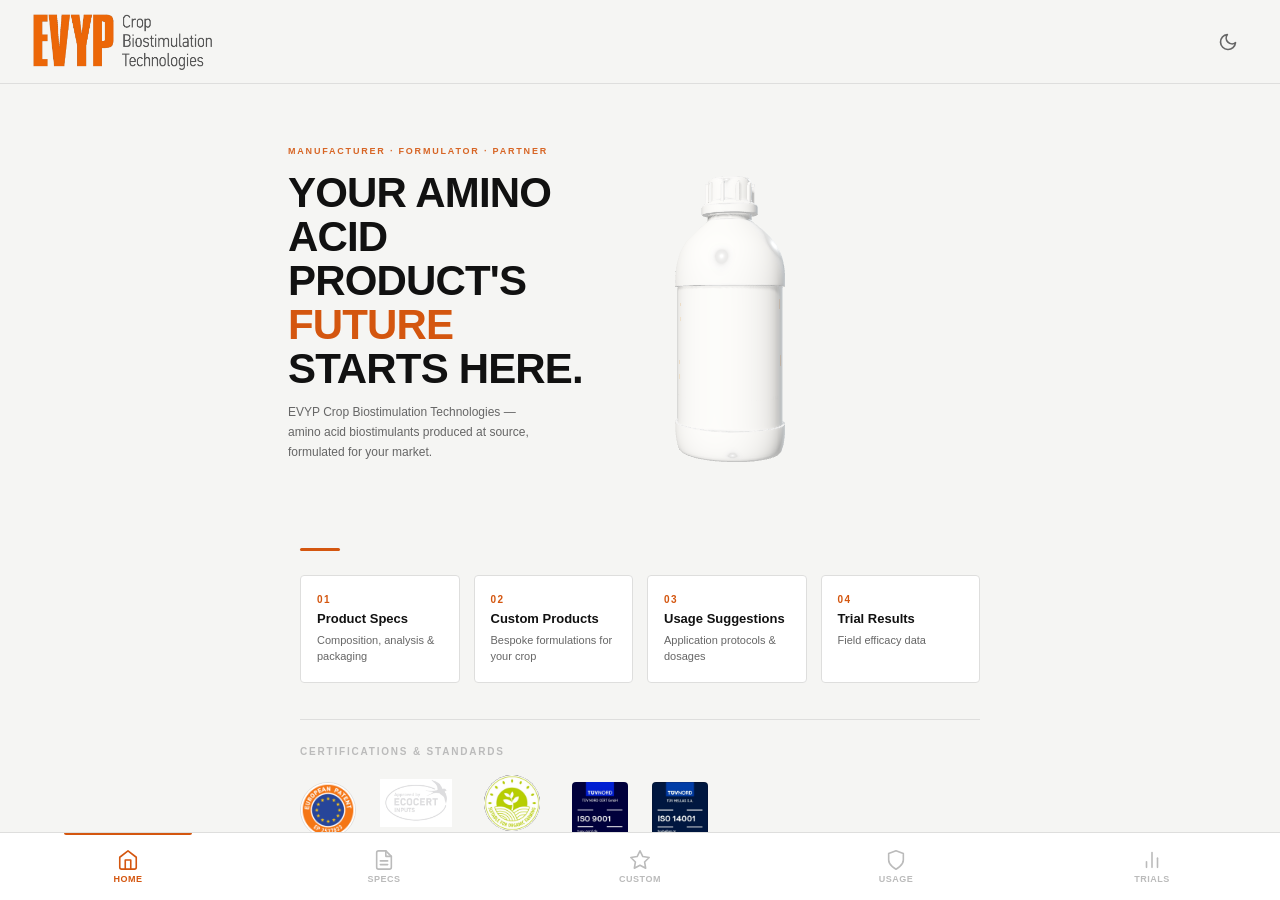
<file: index.html>
<!DOCTYPE html>
<html lang="en" data-theme="dark">
<head>
  <meta charset="UTF-8" />
  <meta name="viewport" content="width=device-width, initial-scale=1.0, viewport-fit=cover" />
  <meta name="theme-color" content="#0A0A0A" id="meta-theme" />
  <meta name="apple-mobile-web-app-capable" content="yes" />
  <meta name="mobile-web-app-capable" content="yes" />
  <meta name="apple-mobile-web-app-status-bar-style" content="black" />
  <meta name="apple-mobile-web-app-title" content="EVYP-CBT" />
  <meta name="description" content="EVYP Crop Biostimulation Technologies — Product information portal" />
  <title>EVYP-CBT</title>
  <link rel="manifest" href="manifest.json" />
  <link rel="apple-touch-icon" href="icons/icon-192.png" />
  <link rel="stylesheet" href="css/style.css" />
</head>
<body>

  <!-- Top Navigation Bar -->
  <header class="topbar">
    <div class="topbar-brand">
      <img src="icons/logo-white.png"  alt="EVYP CBT" class="topbar-logo logo-dark"  />
      <img src="icons/logo-color.png"  alt="EVYP CBT" class="topbar-logo logo-light" />
    </div>
    <button class="theme-toggle" id="themeToggle" aria-label="Toggle light/dark mode">
      <svg class="icon-sun" viewBox="0 0 24 24" fill="none" stroke="currentColor" stroke-width="2" stroke-linecap="round" stroke-linejoin="round">
        <circle cx="12" cy="12" r="5"/><line x1="12" y1="1" x2="12" y2="3"/><line x1="12" y1="21" x2="12" y2="23"/>
        <line x1="4.22" y1="4.22" x2="5.64" y2="5.64"/><line x1="18.36" y1="18.36" x2="19.78" y2="19.78"/>
        <line x1="1" y1="12" x2="3" y2="12"/><line x1="21" y1="12" x2="23" y2="12"/>
        <line x1="4.22" y1="19.78" x2="5.64" y2="18.36"/><line x1="18.36" y1="5.64" x2="19.78" y2="4.22"/>
      </svg>
      <svg class="icon-moon" viewBox="0 0 24 24" fill="none" stroke="currentColor" stroke-width="2" stroke-linecap="round" stroke-linejoin="round">
        <path d="M21 12.79A9 9 0 1 1 11.21 3 7 7 0 0 0 21 12.79z"/>
      </svg>
    </button>
  </header>

  <!-- Main Content Area -->
  <main class="content" id="content">

    <!-- HOME -->
    <section class="page active" id="page-home">

      <!-- 3D BOTTLE HERO -->
      <div class="bottle-hero" id="bottleHero">
        <canvas id="bottleCanvas"></canvas>
        <div class="hero-motto">
          <div class="motto-eyebrow">Manufacturer · Formulator · Partner</div>
          <h1 class="motto-title">
            Your amino acid<br>
            product's <span class="motto-accent">future</span><br>
            starts here.
          </h1>
          <p class="motto-sub">EVYP Crop Biostimulation Technologies — amino acid biostimulants produced at source, formulated for your market.</p>
        </div>
      </div>

      <div class="home-hero">
        <div class="hero-divider"></div>

        <div class="hero-nav-grid">
          <button class="hero-card" onclick="location.href='specs.html'">
            <div class="hero-card-num">01</div>
            <div class="hero-card-label">Product Specs</div>
            <div class="hero-card-desc">Composition, analysis &amp; packaging</div>
          </button>
          <button class="hero-card" onclick="location.href='custom.html'">
            <div class="hero-card-num">02</div>
            <div class="hero-card-label">Custom Products</div>
            <div class="hero-card-desc">Bespoke formulations for your crop</div>
          </button>
          <button class="hero-card" onclick="location.href='usage.html'">
            <div class="hero-card-num">03</div>
            <div class="hero-card-label">Usage Suggestions</div>
            <div class="hero-card-desc">Application protocols &amp; dosages</div>
          </button>
          <button class="hero-card" onclick="location.href='trials.html'">
            <div class="hero-card-num">04</div>
            <div class="hero-card-label">Trial Results</div>
            <div class="hero-card-desc">Field efficacy data</div>
          </button>
        </div>

        <!-- Certifications Strip -->
        <div class="cert-section">
          <div class="cert-label">Certifications &amp; Standards</div>
          <div class="cert-strip">
            <div class="cert-badge">
              <img src="icons/cert-patent.png"    alt="European Patent EP 2537823" class="cert-img cert-patent" />
              <span class="cert-name">EP 2537823</span>
            </div>
            <div class="cert-badge">
              <img src="icons/cert-ecocert.png"   alt="Approved by ECOCERT Inputs" class="cert-img cert-ecocert cert-on-dark" />
              <img src="icons/cert-ecocert-white.png" alt="Approved by ECOCERT Inputs" class="cert-img cert-ecocert cert-on-light" />
              <span class="cert-name">ECOCERT Inputs</span>
            </div>
            <div class="cert-badge">
              <img src="icons/cert-organic.png"   alt="Suitable for Organic Farming" class="cert-img cert-organic" />
              <span class="cert-name">Organic Farming</span>
            </div>
            <div class="cert-badge">
              <img src="icons/cert-iso9001.png"   alt="ISO 9001" class="cert-img cert-iso" />
              <span class="cert-name">ISO 9001</span>
            </div>
            <div class="cert-badge">
              <img src="icons/cert-iso14001.png"  alt="ISO 14001" class="cert-img cert-iso" />
              <span class="cert-name">ISO 14001</span>
            </div>
          </div>
        </div>

      </div>
    </section>

    <!-- PRODUCT SPECS -->
    <section class="page" id="page-specs">
      <div class="page-header">
        <div class="page-eyebrow">01</div>
        <h2 class="page-title">Product Specs</h2>
        <p class="page-subtitle">Technical specifications and composition data for EVYP CBT product lines.</p>
      </div>
      <div class="placeholder-content">
        <div class="placeholder-block">
          <div class="placeholder-icon">📋</div>
          <p>Product specifications will be added here.<br>Each product card will show composition, guaranteed analysis, physical properties, and packaging options.</p>
        </div>
      </div>
    </section>

    <!-- CUSTOM PRODUCTS -->
    <section class="page" id="page-custom">
      <div class="page-header">
        <div class="page-eyebrow">02</div>
        <h2 class="page-title">Custom Products</h2>
        <p class="page-subtitle">Bespoke formulations engineered to your crop and market specifications.</p>
      </div>
      <div class="placeholder-content">
        <div class="placeholder-block">
          <div class="placeholder-icon">⚗️</div>
          <p>Custom formulation capabilities will be detailed here.<br>Amino acid blends combined with seaweed extracts, vitamins, trace elements, and micronutrients — tailored to your requirements.</p>
        </div>
      </div>
    </section>

    <!-- USAGE SUGGESTIONS -->
    <section class="page" id="page-usage">
      <div class="page-header">
        <div class="page-eyebrow">03</div>
        <h2 class="page-title">Usage Suggestions</h2>
        <p class="page-subtitle">Application protocols, dosage guidelines, and crop-specific recommendations.</p>
      </div>
      <div class="placeholder-content">
        <div class="placeholder-block">
          <div class="placeholder-icon">🌱</div>
          <p>Application guidelines will be added here.<br>Foliar and soil application rates, timing windows, compatibility notes, and crop-specific programs.</p>
        </div>
      </div>
    </section>

    <!-- TRIALS -->
    <section class="page" id="page-trials">
      <div class="page-header">
        <div class="page-eyebrow">04</div>
        <h2 class="page-title">Trial Results</h2>
        <p class="page-subtitle">Field trial data and efficacy results across crops and conditions.</p>
      </div>
      <div class="placeholder-content">
        <div class="placeholder-block">
          <div class="placeholder-icon">📊</div>
          <p>Trial data and results will be presented here.<br>Yield impact, quality parameters, and agronomic observations from field and greenhouse trials.</p>
        </div>
      </div>
    </section>

  </main>

  <!-- Bottom Navigation -->
  <nav class="bottomnav">
    <button class="nav-item active" id="nav-home" onclick="navigate('home')">
      <svg class="nav-icon" viewBox="0 0 24 24" fill="none" stroke="currentColor" stroke-width="2" stroke-linecap="round" stroke-linejoin="round">
        <path d="M3 9l9-7 9 7v11a2 2 0 0 1-2 2H5a2 2 0 0 1-2-2z"/><polyline points="9 22 9 12 15 12 15 22"/>
      </svg>
      <span>Home</span>
    </button>
    <button class="nav-item" id="nav-specs" onclick="location.href='specs.html'">
      <svg class="nav-icon" viewBox="0 0 24 24" fill="none" stroke="currentColor" stroke-width="2" stroke-linecap="round" stroke-linejoin="round">
        <path d="M14 2H6a2 2 0 0 0-2 2v16a2 2 0 0 0 2 2h12a2 2 0 0 0 2-2V8z"/><polyline points="14 2 14 8 20 8"/><line x1="16" y1="13" x2="8" y2="13"/><line x1="16" y1="17" x2="8" y2="17"/>
      </svg>
      <span>Specs</span>
    </button>
    <button class="nav-item" id="nav-custom" onclick="location.href='custom.html'">
      <svg class="nav-icon" viewBox="0 0 24 24" fill="none" stroke="currentColor" stroke-width="2" stroke-linecap="round" stroke-linejoin="round">
        <path d="M12 2l3.09 6.26L22 9.27l-5 4.87L18.18 21 12 17.77 5.82 21 7 14.14l-5-4.87 6.91-1.01L12 2z"/>
      </svg>
      <span>Custom</span>
    </button>
    <button class="nav-item" id="nav-usage" onclick="location.href='usage.html'">
      <svg class="nav-icon" viewBox="0 0 24 24" fill="none" stroke="currentColor" stroke-width="2" stroke-linecap="round" stroke-linejoin="round">
        <path d="M12 22s8-4 8-10V5l-8-3-8 3v7c0 6 8 10 8 10z"/>
      </svg>
      <span>Usage</span>
    </button>
    <button class="nav-item" id="nav-trials" onclick="location.href='trials.html'">
      <svg class="nav-icon" viewBox="0 0 24 24" fill="none" stroke="currentColor" stroke-width="2" stroke-linecap="round" stroke-linejoin="round">
        <line x1="18" y1="20" x2="18" y2="10"/><line x1="12" y1="20" x2="12" y2="4"/><line x1="6" y1="20" x2="6" y2="14"/>
      </svg>
      <span>Trials</span>
    </button>
  </nav>

  <script src="js/app.js"></script>
<script src="js/three.min.js"></script>
<script src="js/OBJLoader.js"></script>
<script src="js/bottle3d.js"></script>
</body>
</html>
</file>
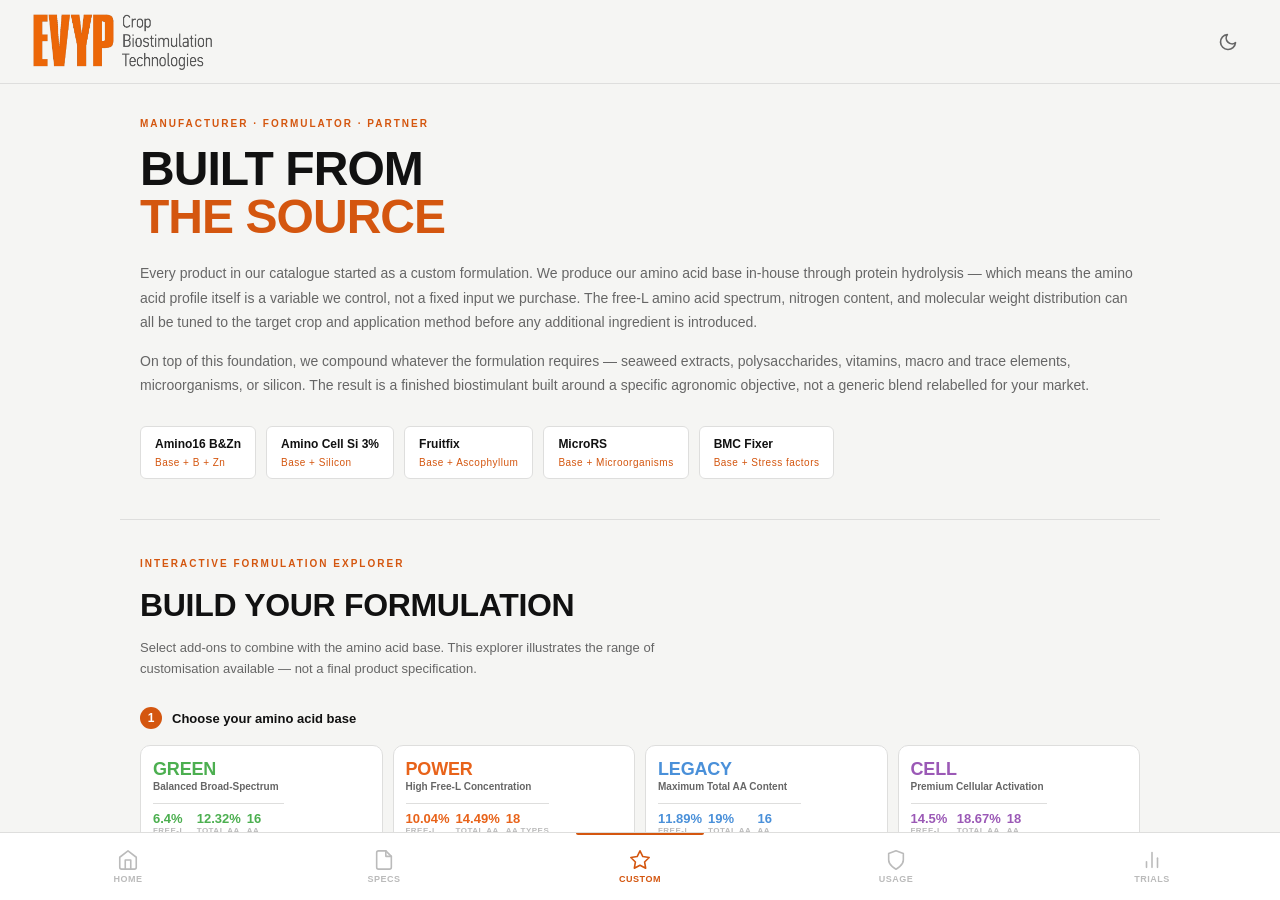
<file: custom.html>
<!DOCTYPE html>
<html lang="en" data-theme="dark">
<head>
  <meta charset="UTF-8"/>
  <meta name="viewport" content="width=device-width,initial-scale=1,viewport-fit=cover"/>
  <title>Custom Products — EVYP-CBT</title>
  <link rel="stylesheet" href="css/style.css"/>
  <link rel="stylesheet" href="css/custom.css"/>
</head>
<body>
<header class="topbar">
  <div class="topbar-brand">
    <img src="icons/logo-white.png" alt="EVYP CBT" class="topbar-logo logo-dark"/>
    <img src="icons/logo-color.png" alt="EVYP CBT" class="topbar-logo logo-light"/>
  </div>
  <button class="theme-toggle" id="themeToggle" aria-label="Toggle theme">
    <svg class="icon-sun" viewBox="0 0 24 24" fill="none" stroke="currentColor" stroke-width="2" stroke-linecap="round" stroke-linejoin="round"><circle cx="12" cy="12" r="5"/><line x1="12" y1="1" x2="12" y2="3"/><line x1="12" y1="21" x2="12" y2="23"/><line x1="4.22" y1="4.22" x2="5.64" y2="5.64"/><line x1="18.36" y1="18.36" x2="19.78" y2="19.78"/><line x1="1" y1="12" x2="3" y2="12"/><line x1="21" y1="12" x2="23" y2="12"/><line x1="4.22" y1="19.78" x2="5.64" y2="18.36"/><line x1="18.36" y1="5.64" x2="19.78" y2="4.22"/></svg>
    <svg class="icon-moon" viewBox="0 0 24 24" fill="none" stroke="currentColor" stroke-width="2" stroke-linecap="round" stroke-linejoin="round"><path d="M21 12.79A9 9 0 1 1 11.21 3 7 7 0 0 0 21 12.79z"/></svg>
  </button>
</header>

<main class="custom-main">

  <!-- ① THE STORY -->
  <section class="story-section">
    <div class="story-eyebrow">Manufacturer · Formulator · Partner</div>
    <h1 class="story-title">Built From<br><span class="accent">The Source</span></h1>
    <div class="story-body">
      <p>Every product in our catalogue started as a custom formulation. We produce our amino acid base in-house through protein hydrolysis — which means the amino acid profile itself is a variable we control, not a fixed input we purchase. The free-L amino acid spectrum, nitrogen content, and molecular weight distribution can all be tuned to the target crop and application method before any additional ingredient is introduced.</p>
      <p>On top of this foundation, we compound whatever the formulation requires — seaweed extracts, polysaccharides, vitamins, macro and trace elements, microorganisms, or silicon. The result is a finished biostimulant built around a specific agronomic objective, not a generic blend relabelled for your market.</p>
    </div>
    <div class="story-proofs">
      <div class="proof-chip">Amino16 B&Zn<span>Base + B + Zn</span></div>
      <div class="proof-chip">Amino Cell Si 3%<span>Base + Silicon</span></div>
      <div class="proof-chip">Fruitfix<span>Base + Ascophyllum</span></div>
      <div class="proof-chip">MicroRS<span>Base + Microorganisms</span></div>
      <div class="proof-chip">BMC Fixer<span>Base + Stress factors</span></div>
    </div>
  </section>

  <!-- ② THE BUILDER -->
  <section class="builder-section">
    <div class="builder-eyebrow">Interactive Formulation Explorer</div>
    <h2 class="builder-title">Build Your Formulation</h2>
    <p class="builder-intro">Select add-ons to combine with the amino acid base. This explorer illustrates the range of customisation available — not a final product specification.</p>

    <!-- STEP 1: Base selection -->
    <div class="builder-step">
      <div class="builder-step-label"><span class="step-badge">1</span> Choose your amino acid base</div>
      <div class="base-selector" id="baseSelector"></div>
      <div class="base-character" id="baseCharacter" style="display:none"></div>
    </div>

    <!-- STEP 2: Add-ons -->
    <div class="builder-step">
      <div class="builder-step-label"><span class="step-badge">2</span> Select add-ons <span class="step-optional">(optional — each with adjustable volume)</span></div>
      <div id="addonCategories"></div>
    </div>

    <!-- LIVE SUMMARY -->
    <div class="summary-panel" id="summaryPanel">
      <div class="summary-empty" id="summaryEmpty">
        <svg viewBox="0 0 24 24" fill="none" stroke="currentColor" stroke-width="1.5" width="28" height="28" opacity="0.4"><circle cx="12" cy="12" r="10"/><line x1="12" y1="8" x2="12" y2="12"/><line x1="12" y1="16" x2="12.01" y2="16"/></svg>
        Select add-ons above to compose your formulation
      </div>
      <div class="summary-active" id="summaryActive" style="display:none">
        <div class="summary-header">
          <div class="summary-title-row">
            <div class="summary-label">YOUR FORMULATION</div>
            <button class="summary-reset" onclick="resetBuilder()">Clear all</button>
          </div>
          <div class="summary-name" id="summaryName"></div>
        </div>
        <div class="summary-chips" id="summaryChips"></div>
        <div class="summary-note">This is an illustrative summary. Contact us to discuss specifications, concentrations, and regulatory requirements for your target market.</div>
      </div>
    </div>
  </section>

  <!-- ③ PROCESS TIMELINE -->
  <section class="process-section">
    <div class="process-eyebrow">How Custom Formulation Works</div>
    <h2 class="process-title">From Brief to Batch</h2>
    <div class="process-steps">
      <div class="process-step">
        <div class="step-num">01</div>
        <div class="step-icon">
          <svg viewBox="0 0 40 40" fill="none" stroke="currentColor" stroke-width="1.8" stroke-linecap="round" stroke-linejoin="round"><path d="M8 12h24M8 18h16M8 24h20"/><rect x="4" y="6" width="32" height="28" rx="3"/></svg>
        </div>
        <div class="step-title">Briefing</div>
        <div class="step-desc">Tell us your target crop, application window, regulatory market, and any specific agronomic objective — stress tolerance, fruit set, quality enhancement, or reduced input programmes.</div>
      </div>
      <div class="step-arrow">→</div>
      <div class="process-step">
        <div class="step-num">02</div>
        <div class="step-icon">
          <svg viewBox="0 0 40 40" fill="none" stroke="currentColor" stroke-width="1.8" stroke-linecap="round" stroke-linejoin="round"><path d="M20 6v4M20 30v4M6 20h4M30 20h4"/><circle cx="20" cy="20" r="8"/><circle cx="20" cy="20" r="3" fill="currentColor" opacity="0.3"/></svg>
        </div>
        <div class="step-title">Formulation Design</div>
        <div class="step-desc">We design the amino acid base composition and select add-ons. Where phytohormone content, micronutrient balance, or organic certification matters, we flag those constraints early.</div>
      </div>
      <div class="step-arrow">→</div>
      <div class="process-step">
        <div class="step-num">03</div>
        <div class="step-icon">
          <svg viewBox="0 0 40 40" fill="none" stroke="currentColor" stroke-width="1.8" stroke-linecap="round" stroke-linejoin="round"><path d="M14 6h12v8l4 6v14H10V20l4-6V6z"/><line x1="10" y1="26" x2="30" y2="26"/></svg>
        </div>
        <div class="step-title">Small Batch Trial</div>
        <div class="step-desc">A pilot batch is produced for field or greenhouse evaluation. We can support with trial design and share standard measurement protocols aligned with our existing trial methodology.</div>
      </div>
      <div class="step-arrow">→</div>
      <div class="process-step">
        <div class="step-num">04</div>
        <div class="step-icon">
          <svg viewBox="0 0 40 40" fill="none" stroke="currentColor" stroke-width="1.8" stroke-linecap="round" stroke-linejoin="round"><path d="M8 32l8-12 6 8 5-10 5 14"/><path d="M4 20 Q8 10 20 10 Q32 10 36 20" opacity="0.3"/></svg>
        </div>
        <div class="step-title">Scale-Up</div>
        <div class="step-desc">Once trial data confirms the formulation, we move to production scale. We handle SDS documentation, CLP labelling requirements, and can produce under private label if needed.</div>
      </div>
    </div>
    <div class="process-cta">
      <div class="cta-text">
        <div class="cta-title">Ready to discuss a formulation?</div>
        <div class="cta-sub">We typically respond to custom enquiries within 2 business days.</div>
      </div>
      <button class="cta-btn" disabled title="Inquiry form coming soon">
        Request a Formulation Brief
        <span class="cta-soon">Coming soon</span>
      </button>
    </div>
  </section>

</main>

<nav class="bottomnav">
  <button class="nav-item" onclick="location.href='index.html#home'">
    <svg class="nav-icon" viewBox="0 0 24 24" fill="none" stroke="currentColor" stroke-width="2" stroke-linecap="round" stroke-linejoin="round"><path d="M3 9l9-7 9 7v11a2 2 0 0 1-2 2H5a2 2 0 0 1-2-2z"/><polyline points="9 22 9 12 15 12 15 22"/></svg>
    <span>Home</span>
  </button>
  <button class="nav-item" onclick="location.href='specs.html'">
    <svg class="nav-icon" viewBox="0 0 24 24" fill="none" stroke="currentColor" stroke-width="2" stroke-linecap="round" stroke-linejoin="round"><path d="M14 2H6a2 2 0 0 0-2 2v16a2 2 0 0 0 2 2h12a2 2 0 0 0 2-2V8z"/><polyline points="14 2 14 8 20 8"/></svg>
    <span>Specs</span>
  </button>
  <button class="nav-item active">
    <svg class="nav-icon" viewBox="0 0 24 24" fill="none" stroke="currentColor" stroke-width="2" stroke-linecap="round" stroke-linejoin="round"><path d="M12 2l3.09 6.26L22 9.27l-5 4.87L18.18 21 12 17.77 5.82 21 7 14.14l-5-4.87 6.91-1.01L12 2z"/></svg>
    <span>Custom</span>
  </button>
  <button class="nav-item" onclick="location.href='usage.html'">
    <svg class="nav-icon" viewBox="0 0 24 24" fill="none" stroke="currentColor" stroke-width="2" stroke-linecap="round" stroke-linejoin="round"><path d="M12 22s8-4 8-10V5l-8-3-8 3v7c0 6 8 10 8 10z"/></svg>
    <span>Usage</span>
  </button>
  <button class="nav-item" onclick="location.href='trials.html'">
    <svg class="nav-icon" viewBox="0 0 24 24" fill="none" stroke="currentColor" stroke-width="2" stroke-linecap="round" stroke-linejoin="round"><line x1="18" y1="20" x2="18" y2="10"/><line x1="12" y1="20" x2="12" y2="4"/><line x1="6" y1="20" x2="6" y2="14"/></svg>
    <span>Trials</span>
  </button>
</nav>

<script src="js/custom.js"></script>
</body>
</html>
</file>
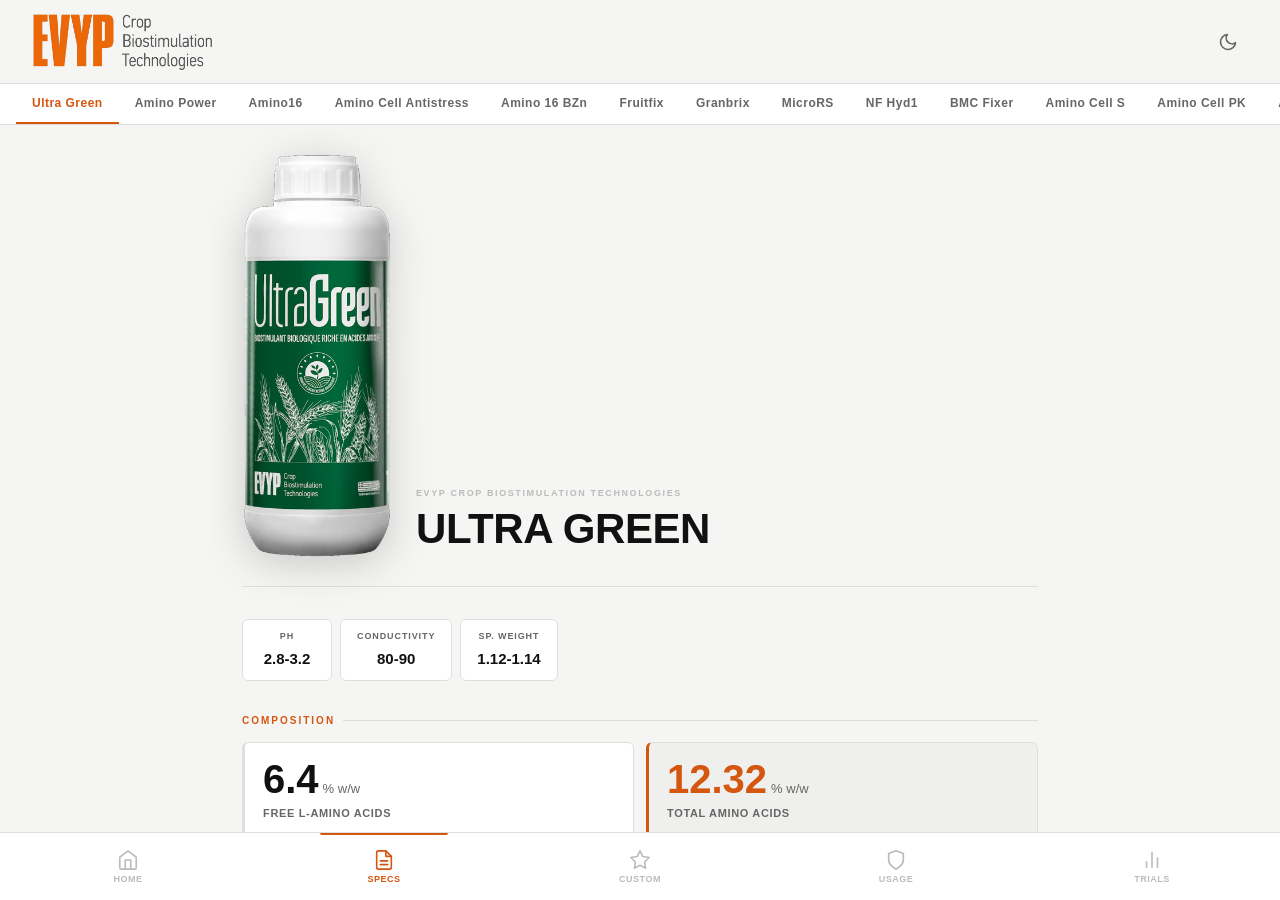
<file: specs.html>
<!DOCTYPE html>
<html lang="en" data-theme="dark">
<head>
  <meta charset="UTF-8"/>
  <meta name="viewport" content="width=device-width,initial-scale=1,viewport-fit=cover"/>
  <title>Product Specs — EVYP-CBT</title>
  <link rel="stylesheet" href="css/style.css"/>
  <link rel="stylesheet" href="css/specs.css"/>
</head>
<body>
<header class="topbar">
  <div class="topbar-brand">
    <img src="icons/logo-white.png" alt="EVYP CBT" class="topbar-logo logo-dark"/>
    <img src="icons/logo-color.png" alt="EVYP CBT" class="topbar-logo logo-light"/>
  </div>
  <button class="theme-toggle" id="themeToggle" aria-label="Toggle theme">
    <svg class="icon-sun" viewBox="0 0 24 24" fill="none" stroke="currentColor" stroke-width="2" stroke-linecap="round" stroke-linejoin="round"><circle cx="12" cy="12" r="5"/><line x1="12" y1="1" x2="12" y2="3"/><line x1="12" y1="21" x2="12" y2="23"/><line x1="4.22" y1="4.22" x2="5.64" y2="5.64"/><line x1="18.36" y1="18.36" x2="19.78" y2="19.78"/><line x1="1" y1="12" x2="3" y2="12"/><line x1="21" y1="12" x2="23" y2="12"/><line x1="4.22" y1="19.78" x2="5.64" y2="18.36"/><line x1="18.36" y1="5.64" x2="19.78" y2="4.22"/></svg>
    <svg class="icon-moon" viewBox="0 0 24 24" fill="none" stroke="currentColor" stroke-width="2" stroke-linecap="round" stroke-linejoin="round"><path d="M21 12.79A9 9 0 1 1 11.21 3 7 7 0 0 0 21 12.79z"/></svg>
  </button>
</header>

<main class="specs-main" id="specsMain">

  <!-- PRODUCT SELECTOR -->
  <div class="prod-selector-wrap">
    <div class="prod-selector" id="prodSelector"></div>
  </div>

  <!-- PRODUCT CONTENT -->
  <div class="prod-content" id="prodContent">
    <!-- Dynamically rendered -->
  </div>

</main>

<nav class="bottomnav">
  <button class="nav-item" onclick="location.href='index.html#home'">
    <svg class="nav-icon" viewBox="0 0 24 24" fill="none" stroke="currentColor" stroke-width="2" stroke-linecap="round" stroke-linejoin="round"><path d="M3 9l9-7 9 7v11a2 2 0 0 1-2 2H5a2 2 0 0 1-2-2z"/><polyline points="9 22 9 12 15 12 15 22"/></svg>
    <span>Home</span>
  </button>
  <button class="nav-item active">
    <svg class="nav-icon" viewBox="0 0 24 24" fill="none" stroke="currentColor" stroke-width="2" stroke-linecap="round" stroke-linejoin="round"><path d="M14 2H6a2 2 0 0 0-2 2v16a2 2 0 0 0 2 2h12a2 2 0 0 0 2-2V8z"/><polyline points="14 2 14 8 20 8"/><line x1="16" y1="13" x2="8" y2="13"/><line x1="16" y1="17" x2="8" y2="17"/></svg>
    <span>Specs</span>
  </button>
  <button class="nav-item" onclick="location.href='index.html#custom'">
    <svg class="nav-icon" viewBox="0 0 24 24" fill="none" stroke="currentColor" stroke-width="2" stroke-linecap="round" stroke-linejoin="round"><path d="M12 2l3.09 6.26L22 9.27l-5 4.87L18.18 21 12 17.77 5.82 21 7 14.14l-5-4.87 6.91-1.01L12 2z"/></svg>
    <span>Custom</span>
  </button>
  <button class="nav-item" onclick="location.href='index.html#usage'">
    <svg class="nav-icon" viewBox="0 0 24 24" fill="none" stroke="currentColor" stroke-width="2" stroke-linecap="round" stroke-linejoin="round"><path d="M12 22s8-4 8-10V5l-8-3-8 3v7c0 6 8 10 8 10z"/></svg>
    <span>Usage</span>
  </button>
  <button class="nav-item" onclick="location.href='index.html#trials'">
    <svg class="nav-icon" viewBox="0 0 24 24" fill="none" stroke="currentColor" stroke-width="2" stroke-linecap="round" stroke-linejoin="round"><line x1="18" y1="20" x2="18" y2="10"/><line x1="12" y1="20" x2="12" y2="4"/><line x1="6" y1="20" x2="6" y2="14"/></svg>
    <span>Trials</span>
  </button>
</nav>

<script src="js/specs-data.js"></script>
<script src="js/specs.js"></script>
</body>
</html>
</file>
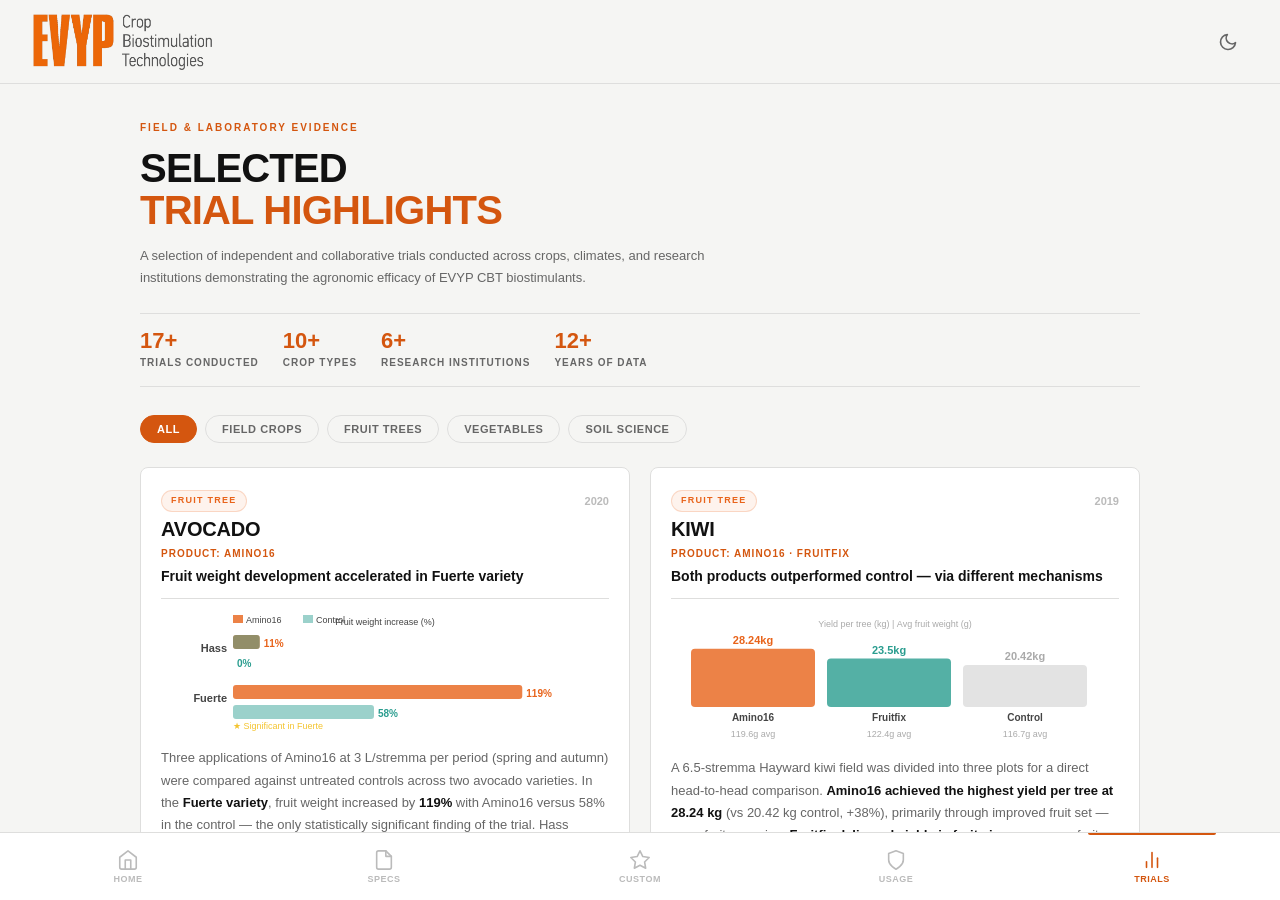
<file: trials.html>
<!DOCTYPE html>
<html lang="en" data-theme="dark">
<head>
  <meta charset="UTF-8"/>
  <meta name="viewport" content="width=device-width,initial-scale=1,viewport-fit=cover"/>
  <title>Trial Evidence — EVYP-CBT</title>
  <link rel="stylesheet" href="css/style.css"/>
  <link rel="stylesheet" href="css/trials.css"/>
</head>
<body>
<header class="topbar">
  <div class="topbar-brand">
    <img src="icons/logo-white.png" alt="EVYP CBT" class="topbar-logo logo-dark"/>
    <img src="icons/logo-color.png" alt="EVYP CBT" class="topbar-logo logo-light"/>
  </div>
  <button class="theme-toggle" id="themeToggle" aria-label="Toggle theme">
    <svg class="icon-sun" viewBox="0 0 24 24" fill="none" stroke="currentColor" stroke-width="2" stroke-linecap="round" stroke-linejoin="round"><circle cx="12" cy="12" r="5"/><line x1="12" y1="1" x2="12" y2="3"/><line x1="12" y1="21" x2="12" y2="23"/><line x1="4.22" y1="4.22" x2="5.64" y2="5.64"/><line x1="18.36" y1="18.36" x2="19.78" y2="19.78"/><line x1="1" y1="12" x2="3" y2="12"/><line x1="21" y1="12" x2="23" y2="12"/><line x1="4.22" y1="19.78" x2="5.64" y2="18.36"/><line x1="18.36" y1="5.64" x2="19.78" y2="4.22"/></svg>
    <svg class="icon-moon" viewBox="0 0 24 24" fill="none" stroke="currentColor" stroke-width="2" stroke-linecap="round" stroke-linejoin="round"><path d="M21 12.79A9 9 0 1 1 11.21 3 7 7 0 0 0 21 12.79z"/></svg>
  </button>
</header>

<main class="trials-main">

  <!-- PAGE HEADER -->
  <div class="trials-header">
    <div class="trials-eyebrow">Field & Laboratory Evidence</div>
    <h1 class="trials-title">Selected<br><span class="accent">Trial Highlights</span></h1>
    <p class="trials-intro">A selection of independent and collaborative trials conducted across crops, climates, and research institutions demonstrating the agronomic efficacy of EVYP CBT biostimulants.</p>
    <div class="trials-stats">
      <div class="tstat"><span class="tstat-n">17+</span><span class="tstat-l">Trials conducted</span></div>
      <div class="tstat"><span class="tstat-n">10+</span><span class="tstat-l">Crop types</span></div>
      <div class="tstat"><span class="tstat-n">6+</span><span class="tstat-l">Research institutions</span></div>
      <div class="tstat"><span class="tstat-n">12+</span><span class="tstat-l">Years of data</span></div>
    </div>
  </div>

  <!-- FILTER BAR -->
  <div class="filter-bar">
    <button class="filter-btn active" data-filter="all">All</button>
    <button class="filter-btn" data-filter="field">Field Crops</button>
    <button class="filter-btn" data-filter="fruit">Fruit Trees</button>
    <button class="filter-btn" data-filter="vegetable">Vegetables</button>
    <button class="filter-btn" data-filter="soil">Soil Science</button>
  </div>

  <!-- TRIAL CARDS GRID -->
  <div class="trials-grid" id="trialsGrid"></div>

</main>

<nav class="bottomnav">
  <button class="nav-item" onclick="location.href='index.html#home'">
    <svg class="nav-icon" viewBox="0 0 24 24" fill="none" stroke="currentColor" stroke-width="2" stroke-linecap="round" stroke-linejoin="round"><path d="M3 9l9-7 9 7v11a2 2 0 0 1-2 2H5a2 2 0 0 1-2-2z"/><polyline points="9 22 9 12 15 12 15 22"/></svg>
    <span>Home</span>
  </button>
  <button class="nav-item" onclick="location.href='specs.html'">
    <svg class="nav-icon" viewBox="0 0 24 24" fill="none" stroke="currentColor" stroke-width="2" stroke-linecap="round" stroke-linejoin="round"><path d="M14 2H6a2 2 0 0 0-2 2v16a2 2 0 0 0 2 2h12a2 2 0 0 0 2-2V8z"/><polyline points="14 2 14 8 20 8"/></svg>
    <span>Specs</span>
  </button>
  <button class="nav-item" onclick="location.href='index.html#custom'">
    <svg class="nav-icon" viewBox="0 0 24 24" fill="none" stroke="currentColor" stroke-width="2" stroke-linecap="round" stroke-linejoin="round"><path d="M12 2l3.09 6.26L22 9.27l-5 4.87L18.18 21 12 17.77 5.82 21 7 14.14l-5-4.87 6.91-1.01L12 2z"/></svg>
    <span>Custom</span>
  </button>
  <button class="nav-item" onclick="location.href='index.html#usage'">
    <svg class="nav-icon" viewBox="0 0 24 24" fill="none" stroke="currentColor" stroke-width="2" stroke-linecap="round" stroke-linejoin="round"><path d="M12 22s8-4 8-10V5l-8-3-8 3v7c0 6 8 10 8 10z"/></svg>
    <span>Usage</span>
  </button>
  <button class="nav-item active">
    <svg class="nav-icon" viewBox="0 0 24 24" fill="none" stroke="currentColor" stroke-width="2" stroke-linecap="round" stroke-linejoin="round"><line x1="18" y1="20" x2="18" y2="10"/><line x1="12" y1="20" x2="12" y2="4"/><line x1="6" y1="20" x2="6" y2="14"/></svg>
    <span>Trials</span>
  </button>
</nav>

<script src="js/trials.js"></script>
</body>
</html>
</file>
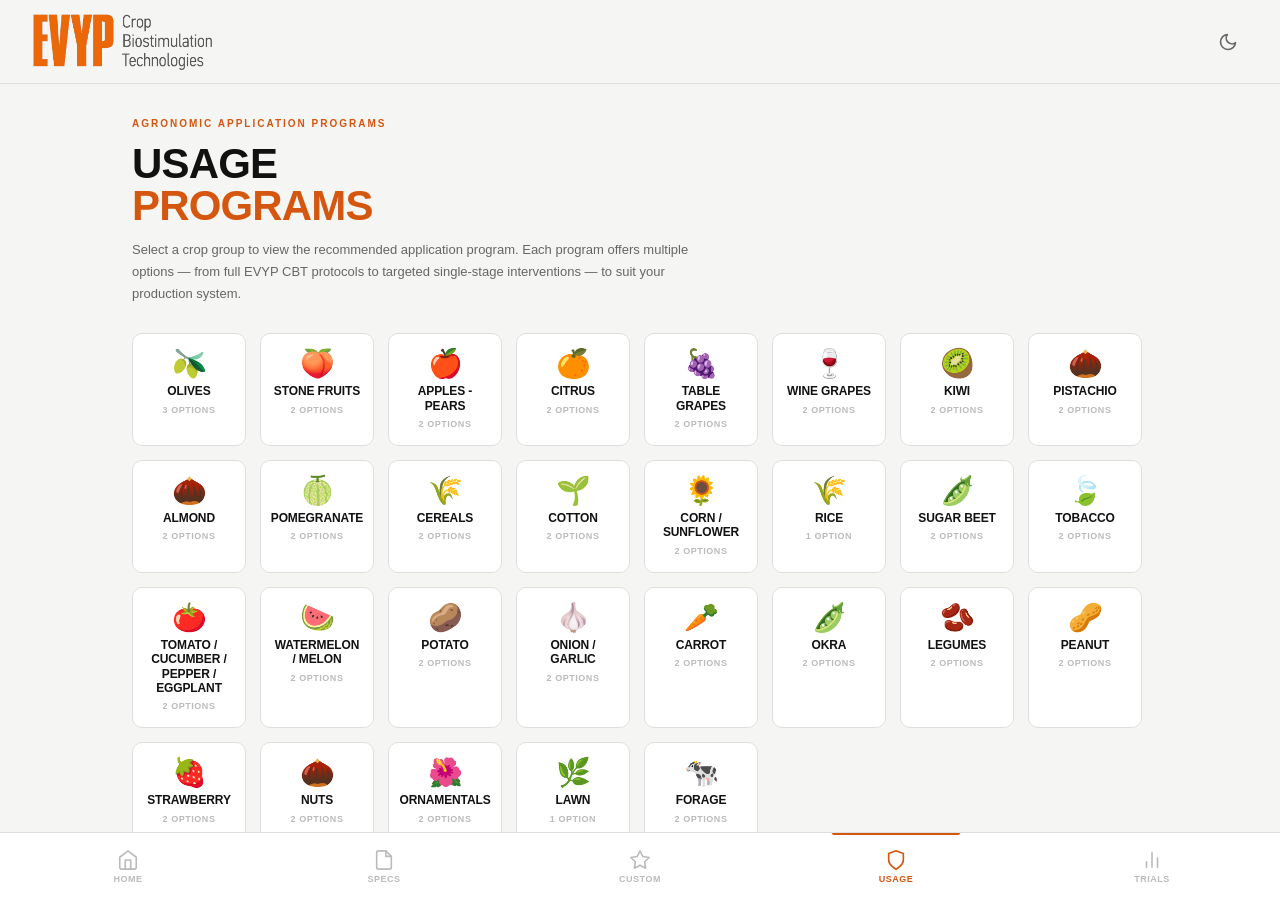
<file: usage.html>
<!DOCTYPE html>
<html lang="en" data-theme="dark">
<head>
  <meta charset="UTF-8"/>
  <meta name="viewport" content="width=device-width,initial-scale=1,viewport-fit=cover"/>
  <title>Usage Programs — EVYP-CBT</title>
  <link rel="stylesheet" href="css/style.css"/>
  <link rel="stylesheet" href="css/usage.css"/>
</head>
<body>
<header class="topbar">
  <div class="topbar-brand">
    <img src="icons/logo-white.png" alt="EVYP CBT" class="topbar-logo logo-dark"/>
    <img src="icons/logo-color.png" alt="EVYP CBT" class="topbar-logo logo-light"/>
  </div>
  <button class="theme-toggle" id="themeToggle" aria-label="Toggle theme">
    <svg class="icon-sun" viewBox="0 0 24 24" fill="none" stroke="currentColor" stroke-width="2" stroke-linecap="round" stroke-linejoin="round"><circle cx="12" cy="12" r="5"/><line x1="12" y1="1" x2="12" y2="3"/><line x1="12" y1="21" x2="12" y2="23"/><line x1="4.22" y1="4.22" x2="5.64" y2="5.64"/><line x1="18.36" y1="18.36" x2="19.78" y2="19.78"/><line x1="1" y1="12" x2="3" y2="12"/><line x1="21" y1="12" x2="23" y2="12"/><line x1="4.22" y1="19.78" x2="5.64" y2="18.36"/><line x1="18.36" y1="5.64" x2="19.78" y2="4.22"/></svg>
    <svg class="icon-moon" viewBox="0 0 24 24" fill="none" stroke="currentColor" stroke-width="2" stroke-linecap="round" stroke-linejoin="round"><path d="M21 12.79A9 9 0 1 1 11.21 3 7 7 0 0 0 21 12.79z"/></svg>
  </button>
</header>

<main class="usage-main">

  <!-- PAGE HEADER -->
  <div class="usage-header">
    <div class="usage-eyebrow">Agronomic Application Programs</div>
    <h1 class="usage-title">Usage<br><span class="accent">Programs</span></h1>
    <p class="usage-intro">Select a crop group to view the recommended application program. Each program offers multiple options — from full EVYP CBT protocols to targeted single-stage interventions — to suit your production system.</p>
  </div>

  <!-- CROP SELECTOR -->
  <div class="crop-selector" id="cropSelector"></div>

  <!-- PROGRAM VIEW -->
  <div class="program-view" id="programView" style="display:none">

    <!-- Option tabs -->
    <div class="option-tabs" id="optionTabs"></div>

    <!-- Timeline -->
    <div class="timeline-wrap" id="timelineWrap"></div>

  </div>

</main>

<nav class="bottomnav">
  <button class="nav-item" onclick="location.href='index.html#home'">
    <svg class="nav-icon" viewBox="0 0 24 24" fill="none" stroke="currentColor" stroke-width="2" stroke-linecap="round" stroke-linejoin="round"><path d="M3 9l9-7 9 7v11a2 2 0 0 1-2 2H5a2 2 0 0 1-2-2z"/><polyline points="9 22 9 12 15 12 15 22"/></svg>
    <span>Home</span>
  </button>
  <button class="nav-item" onclick="location.href='specs.html'">
    <svg class="nav-icon" viewBox="0 0 24 24" fill="none" stroke="currentColor" stroke-width="2" stroke-linecap="round" stroke-linejoin="round"><path d="M14 2H6a2 2 0 0 0-2 2v16a2 2 0 0 0 2 2h12a2 2 0 0 0 2-2V8z"/><polyline points="14 2 14 8 20 8"/></svg>
    <span>Specs</span>
  </button>
  <button class="nav-item" onclick="location.href='index.html#custom'">
    <svg class="nav-icon" viewBox="0 0 24 24" fill="none" stroke="currentColor" stroke-width="2" stroke-linecap="round" stroke-linejoin="round"><path d="M12 2l3.09 6.26L22 9.27l-5 4.87L18.18 21 12 17.77 5.82 21 7 14.14l-5-4.87 6.91-1.01L12 2z"/></svg>
    <span>Custom</span>
  </button>
  <button class="nav-item active">
    <svg class="nav-icon" viewBox="0 0 24 24" fill="none" stroke="currentColor" stroke-width="2" stroke-linecap="round" stroke-linejoin="round"><path d="M12 22s8-4 8-10V5l-8-3-8 3v7c0 6 8 10 8 10z"/></svg>
    <span>Usage</span>
  </button>
  <button class="nav-item" onclick="location.href='trials.html'">
    <svg class="nav-icon" viewBox="0 0 24 24" fill="none" stroke="currentColor" stroke-width="2" stroke-linecap="round" stroke-linejoin="round"><line x1="18" y1="20" x2="18" y2="10"/><line x1="12" y1="20" x2="12" y2="4"/><line x1="6" y1="20" x2="6" y2="14"/></svg>
    <span>Trials</span>
  </button>
</nav>

<script src="js/usage-data.js"></script>
<script src="js/stage-icons.js"></script>
<script src="js/usage.js"></script>
</body>
</html>
</file>
<file: css/style.css>
/* ─── DESIGN TOKENS: DARK MODE (default) ───────────────────── */
:root {
  --bg:          #0A0A0A;
  --surface:     #161616;
  --surface-2:   #1E1E1E;
  --border:      #2C2C2C;
  --orange:      #E8631A;
  --orange-dim:  #C4521400;
  --text-primary: #F0F0F0;
  --text-muted:  #8A8A8A;
  --text-faint:  #484848;
  --card-hover:  #1E1E1E;

  --font-display: 'Arial Black', 'Helvetica Neue', Arial, sans-serif;
  --font-body:    -apple-system, BlinkMacSystemFont, 'Segoe UI', Helvetica, Arial, sans-serif;

  --topbar-h:    72px;
  --bottomnav-h: 62px;
  --safe-bottom: env(safe-area-inset-bottom, 0px);
  --radius:      4px;
}

/* ─── LIGHT MODE TOKENS ─────────────────────────────────────── */
[data-theme="light"] {
  --bg:          #F5F5F3;
  --surface:     #FFFFFF;
  --surface-2:   #EFEFED;
  --border:      #DEDEDD;
  --orange:      #D4560F;
  --text-primary: #111111;
  --text-muted:  #666666;
  --text-faint:  #BBBBBB;
  --card-hover:  #F9F9F7;
}

/* ─── RESET ─────────────────────────────────────────────────── */
*, *::before, *::after { box-sizing: border-box; margin: 0; padding: 0; }

html, body {
  height: 100%;
  background: var(--bg);
  color: var(--text-primary);
  font-family: var(--font-body);
  font-size: 16px;
  line-height: 1.5;
  -webkit-font-smoothing: antialiased;
  overflow: hidden;
  transition: background 0.25s, color 0.25s;
}

button { background: none; border: none; cursor: pointer; font-family: inherit; color: inherit; }

/* ─── TOP BAR ───────────────────────────────────────────────── */
.topbar {
  position: fixed;
  top: 0; left: 0; right: 0;
  height: var(--topbar-h);
  background: var(--bg);
  border-bottom: 1px solid var(--border);
  display: flex;
  align-items: center;
  justify-content: space-between;
  padding: 0 20px;
  z-index: 100;
  transition: background 0.25s, border-color 0.25s;
}

.topbar-brand { display: flex; align-items: center; }

.topbar-logo {
  height: 44px;
  width: auto;
  display: block;
  transition: opacity 0.2s;
}

/* Show correct logo per theme */
[data-theme="dark"]  .logo-light { display: none; }
[data-theme="light"] .logo-dark  { display: none; }

/* Theme toggle button */
.theme-toggle {
  width: 40px;
  height: 40px;
  border-radius: 50%;
  display: flex;
  align-items: center;
  justify-content: center;
  color: var(--text-muted);
  transition: background 0.15s, color 0.15s;
  flex-shrink: 0;
}
.theme-toggle:hover { background: var(--surface-2); color: var(--orange); }
.theme-toggle svg { width: 20px; height: 20px; }

/* Show correct icon per theme */
[data-theme="dark"]  .icon-sun  { display: block; }
[data-theme="dark"]  .icon-moon { display: none; }
[data-theme="light"] .icon-sun  { display: none; }
[data-theme="light"] .icon-moon { display: block; }

/* ─── CONTENT ───────────────────────────────────────────────── */
.content {
  position: fixed;
  top: var(--topbar-h);
  left: 0; right: 0;
  bottom: calc(var(--bottomnav-h) + var(--safe-bottom));
  overflow-y: auto;
  -webkit-overflow-scrolling: touch;
}

/* ─── PAGES ─────────────────────────────────────────────────── */
.page { display: none; min-height: 100%; padding: 28px 20px 40px; }
.page.active { display: block; animation: fadeUp 0.22s ease; }

@keyframes fadeUp {
  from { opacity: 0; transform: translateY(8px); }
  to   { opacity: 1; transform: translateY(0); }
}

/* ─── HOME HERO ─────────────────────────────────────────────── */
.hero-identity { margin-bottom: 28px; }

.hero-eyebrow {
  font-size: 10px;
  font-weight: 700;
  letter-spacing: 0.2em;
  text-transform: uppercase;
  color: var(--orange);
  margin-bottom: 14px;
}

.hero-company {
  font-family: var(--font-display);
  font-size: clamp(22px, 5.5vw, 32px);
  font-weight: 900;
  letter-spacing: -0.02em;
  line-height: 1.1;
  color: var(--text-primary);
  margin-bottom: 14px;
  text-transform: uppercase;
}

.hero-sub {
  font-size: 14px;
  color: var(--text-muted);
  line-height: 1.7;
  max-width: 360px;
}

/* Orange rule — the signature structural element */
.hero-divider {
  width: 40px;
  height: 3px;
  background: var(--orange);
  margin: 24px 0;
  border-radius: 2px;
}

/* ─── HERO NAV CARDS ────────────────────────────────────────── */
.hero-nav-grid {
  display: grid;
  grid-template-columns: 1fr 1fr;
  gap: 10px;
  margin-bottom: 36px;
}

.hero-card {
  background: var(--surface);
  border: 1px solid var(--border);
  border-radius: var(--radius);
  padding: 18px 16px;
  display: flex;
  flex-direction: column;
  align-items: flex-start;
  gap: 6px;
  text-align: left;
  transition: border-color 0.15s, background 0.15s;
  position: relative;
  overflow: hidden;
}

.hero-card::before {
  content: '';
  position: absolute;
  top: 0; left: 0;
  width: 3px; height: 100%;
  background: var(--orange);
  transform: scaleY(0);
  transform-origin: bottom;
  transition: transform 0.2s ease;
}

.hero-card:hover::before, .hero-card:active::before { transform: scaleY(1); }
.hero-card:hover, .hero-card:active { border-color: var(--orange); background: var(--card-hover); }

.hero-card-num {
  font-size: 10px;
  font-weight: 700;
  letter-spacing: 0.15em;
  color: var(--orange);
}

.hero-card-label {
  font-size: 13px;
  font-weight: 700;
  color: var(--text-primary);
  line-height: 1.25;
}

.hero-card-desc {
  font-size: 11px;
  color: var(--text-muted);
  line-height: 1.4;
}

/* ─── CERTIFICATIONS ────────────────────────────────────────── */
.cert-section {
  border-top: 1px solid var(--border);
  padding-top: 24px;
}

.cert-label {
  font-size: 10px;
  font-weight: 700;
  letter-spacing: 0.18em;
  text-transform: uppercase;
  color: var(--text-faint);
  margin-bottom: 16px;
}

.cert-strip {
  display: flex;
  flex-wrap: wrap;
  gap: 16px;
  align-items: center;
}

.cert-badge {
  display: flex;
  flex-direction: column;
  align-items: center;
  gap: 6px;
}

.cert-img {
  display: block;
  object-fit: contain;
}

.cert-patent  { width: 56px;  height: 56px;  border-radius: 50%; }
.cert-ecocert { width: 72px;  height: 48px;  }
.cert-organic { width: 56px;  height: 56px;  border-radius: 50%; }
.cert-iso     { width: 56px;  height: 56px;  border-radius: 4px; }

/* ECOCERT: dark bg image shown on dark, inverted shown on light */
[data-theme="dark"]  .cert-on-light { display: none; }
[data-theme="dark"]  .cert-on-dark  { display: block; }
[data-theme="light"] .cert-on-dark  { display: none; }
[data-theme="light"] .cert-on-light { display: block; }

/* On light mode, patent has white bg — add a subtle border */
[data-theme="light"] .cert-patent { border: 1px solid var(--border); }

/* Organic has black bg — add mix-blend in light mode */
[data-theme="light"] .cert-organic { 
  background: var(--surface-2);
  border-radius: 50%;
}

.cert-name {
  font-size: 9px;
  font-weight: 600;
  letter-spacing: 0.06em;
  text-transform: uppercase;
  color: var(--text-faint);
  text-align: center;
  max-width: 72px;
}

/* ─── INNER PAGE HEADERS ────────────────────────────────────── */
.page-header {
  margin-bottom: 28px;
  padding-bottom: 20px;
  border-bottom: 1px solid var(--border);
}

.page-eyebrow {
  font-size: 11px;
  font-weight: 700;
  letter-spacing: 0.25em;
  color: var(--orange);
  margin-bottom: 8px;
}

.page-title {
  font-family: var(--font-display);
  font-size: clamp(26px, 7vw, 38px);
  font-weight: 900;
  text-transform: uppercase;
  letter-spacing: -0.01em;
  color: var(--text-primary);
  margin-bottom: 10px;
}

.page-subtitle {
  font-size: 14px;
  color: var(--text-muted);
  line-height: 1.65;
  max-width: 360px;
}

/* ─── PLACEHOLDER BLOCKS ────────────────────────────────────── */
.placeholder-content { min-height: 200px; }

.placeholder-block {
  background: var(--surface);
  border: 1px dashed var(--border);
  border-radius: var(--radius);
  padding: 40px 24px;
  text-align: center;
}

.placeholder-icon { font-size: 32px; margin-bottom: 14px; opacity: 0.4; }
.placeholder-block p { font-size: 13px; color: var(--text-muted); line-height: 1.7; }

/* ─── BOTTOM NAVIGATION ─────────────────────────────────────── */
.bottomnav {
  position: fixed;
  bottom: 0; left: 0; right: 0;
  height: calc(var(--bottomnav-h) + var(--safe-bottom));
  padding-bottom: var(--safe-bottom);
  background: var(--surface);
  border-top: 1px solid var(--border);
  display: flex;
  align-items: stretch;
  z-index: 100;
  transition: background 0.25s, border-color 0.25s;
}

.nav-item {
  flex: 1;
  display: flex;
  flex-direction: column;
  align-items: center;
  justify-content: center;
  gap: 3px;
  color: var(--text-faint);
  font-size: 9px;
  font-weight: 600;
  letter-spacing: 0.06em;
  text-transform: uppercase;
  transition: color 0.15s;
  position: relative;
  padding: 0;
}

.nav-item::after {
  content: '';
  position: absolute;
  top: 0; left: 25%; right: 25%;
  height: 2px;
  background: var(--orange);
  border-radius: 0 0 2px 2px;
  transform: scaleX(0);
  transition: transform 0.2s ease;
}

.nav-item.active { color: var(--orange); }
.nav-item.active::after { transform: scaleX(1); }
.nav-item:hover { color: var(--text-muted); }

.nav-icon { width: 20px; height: 20px; stroke-width: 1.75; }

/* ─── SCROLLBAR ─────────────────────────────────────────────── */
.content::-webkit-scrollbar { width: 3px; }
.content::-webkit-scrollbar-track { background: transparent; }
.content::-webkit-scrollbar-thumb { background: var(--border); border-radius: 2px; }

/* ─── RESPONSIVE ────────────────────────────────────────────── */
@media (min-width: 480px) {
  .page { padding: 36px 28px 48px; }
  .hero-nav-grid { gap: 14px; }
  .topbar-logo { height: 50px; }
}

@media (min-width: 768px) {
  :root { --topbar-h: 84px; --bottomnav-h: 68px; }
  .page { padding: 44px 40px 56px; max-width: 760px; margin: 0 auto; }
  .hero-nav-grid { grid-template-columns: repeat(4, 1fr); }
  .topbar-logo { height: 58px; }
  .topbar { padding: 0 32px; }
  .nav-icon { width: 22px; height: 22px; }
  .cert-strip { gap: 24px; }
}

/* ─── REDUCED MOTION ────────────────────────────────────────── */
@media (prefers-reduced-motion: reduce) {
  .page.active, .hero-card, .hero-card::before,
  .nav-item, .nav-item::after, .theme-toggle,
  html, body, .topbar, .bottomnav { transition: none; animation: none; }
}

/* ── BOTTLE HERO ────────────────────────────────────────────── */
.bottle-hero {
  position: relative;
  width: calc(100% + 40px);   /* break out of .page padding */
  margin-left: -20px;
  margin-top: -28px;
  margin-bottom: 0;
  height: 320px;
  overflow: hidden;
  display: flex;
  align-items: center;
}

#bottleCanvas {
  position: absolute;
  inset: 0;
  width: 100% !important;
  height: 100% !important;
  cursor: grab;
}
#bottleCanvas:active { cursor: grabbing; }

.hero-motto {
  position: relative;
  z-index: 2;
  padding: 24px 20px;
  max-width: 320px;
  pointer-events: none;
}

.motto-eyebrow {
  font-size: 9px;
  font-weight: 700;
  letter-spacing: 0.2em;
  text-transform: uppercase;
  color: var(--orange);
  margin-bottom: 12px;
  opacity: 0.9;
}

.motto-title {
  font-family: var(--font-display);
  font-size: clamp(22px, 5.5vw, 36px);
  font-weight: 900;
  text-transform: uppercase;
  letter-spacing: -0.02em;
  line-height: 1.05;
  color: var(--text-primary);
  margin-bottom: 12px;
}

.motto-accent {
  color: var(--orange);
  display: inline-block;
  position: relative;
}

.motto-sub {
  font-size: 12px;
  color: var(--text-muted);
  line-height: 1.65;
  max-width: 260px;
}

/* Fade in on load */
.bottle-hero { animation: heroFade 0.8s ease; }
@keyframes heroFade {
  from { opacity: 0; }
  to   { opacity: 1; }
}

@media (min-width: 600px) {
  .bottle-hero {
    height: 380px;
    width: calc(100% + 56px);
    margin-left: -28px;
    margin-top: -36px;
  }
  .hero-motto  { padding: 32px 28px; max-width: 380px; }
}

@media (min-width: 900px) {
  .bottle-hero {
    height: 440px;
    width: calc(100% + 80px);
    margin-left: -40px;
    margin-top: -44px;
  }
  .motto-title { font-size: 42px; }
}
</file>
<file: css/custom.css>
/* ── MAIN LAYOUT ─────────────────────────────────────────────── */
.custom-main {
  position: fixed;
  top: var(--topbar-h); left: 0; right: 0;
  bottom: calc(var(--bottomnav-h) + var(--safe-bottom));
  overflow-y: auto;
  -webkit-overflow-scrolling: touch;
}
.custom-main::-webkit-scrollbar { width: 3px; }
.custom-main::-webkit-scrollbar-thumb { background: var(--border); border-radius: 2px; }

/* ── ① STORY SECTION ─────────────────────────────────────────── */
.story-section {
  padding: 32px 20px 40px;
  border-bottom: 1px solid var(--border);
  max-width: 760px;
}
.story-eyebrow {
  font-size: 10px; font-weight: 700; letter-spacing: 0.2em;
  text-transform: uppercase; color: var(--orange); margin-bottom: 14px;
}
.story-title {
  font-family: var(--font-display);
  font-size: clamp(30px, 7vw, 48px); font-weight: 900;
  text-transform: uppercase; letter-spacing: -0.02em;
  line-height: 1.0; color: var(--text-primary); margin-bottom: 20px;
}
.story-title .accent { color: var(--orange); }
.story-body {
  display: flex; flex-direction: column; gap: 14px;
  margin-bottom: 28px;
}
.story-body p {
  font-size: 14px; color: var(--text-muted); line-height: 1.75;
}
.story-proofs {
  display: flex; flex-wrap: wrap; gap: 10px;
}
.proof-chip {
  background: var(--surface);
  border: 1px solid var(--border);
  border-radius: 6px;
  padding: 8px 14px;
  font-size: 12px; font-weight: 700;
  color: var(--text-primary);
  display: flex; flex-direction: column; gap: 2px;
}
.proof-chip span {
  font-size: 10px; font-weight: 500;
  color: var(--orange); letter-spacing: 0.05em;
}

/* ── ② BUILDER SECTION ───────────────────────────────────────── */
.builder-section {
  padding: 36px 20px 40px;
  border-bottom: 1px solid var(--border);
}
.builder-eyebrow {
  font-size: 10px; font-weight: 700; letter-spacing: 0.2em;
  text-transform: uppercase; color: var(--orange); margin-bottom: 10px;
}
.builder-title {
  font-family: var(--font-display);
  font-size: clamp(22px, 5vw, 32px); font-weight: 900;
  text-transform: uppercase; letter-spacing: -0.01em;
  color: var(--text-primary); margin-bottom: 8px;
}
.builder-intro {
  font-size: 13px; color: var(--text-muted);
  line-height: 1.65; max-width: 560px; margin-bottom: 28px;
}

/* Builder steps */
.builder-step {
  margin-bottom: 32px;
}
.builder-step-label {
  font-size: 13px; font-weight: 700;
  color: var(--text-primary);
  margin-bottom: 16px;
  display: flex; align-items: center; gap: 10px;
}
.step-badge {
  width: 22px; height: 22px; border-radius: 50%;
  background: var(--orange); color: #fff;
  font-size: 12px; font-weight: 800;
  display: inline-flex; align-items: center; justify-content: center;
  flex-shrink: 0;
}
.step-optional {
  font-size: 11px; font-weight: 500;
  color: var(--text-faint);
}

/* Base selector — 4 cards in a row */
.base-selector {
  display: grid;
  grid-template-columns: repeat(2, 1fr);
  gap: 10px;
  margin-bottom: 14px;
}
@media (min-width: 600px) {
  .base-selector { grid-template-columns: repeat(4, 1fr); }
}

.base-option {
  background: var(--surface);
  border: 1px solid var(--border);
  border-radius: 10px;
  padding: 14px 12px;
  display: flex; flex-direction: column; gap: 10px;
  text-align: left; cursor: pointer;
  transition: border-color 0.15s, background 0.15s, transform 0.1s;
  position: relative; overflow: hidden;
}
.base-option::before {
  content: '';
  position: absolute; bottom: 0; left: 0; right: 0;
  height: 3px;
  background: var(--base-color);
  transform: scaleX(0);
  transition: transform 0.2s ease;
}
.base-option:hover::before,
.base-option.active::before { transform: scaleX(1); }
.base-option:hover { border-color: var(--base-color); transform: translateY(-1px); }
.base-option.active {
  border-color: var(--base-color);
  background: color-mix(in srgb, var(--base-color) 8%, var(--surface));
}
.base-option.active::after {
  content: '✓';
  position: absolute; top: 8px; right: 10px;
  font-size: 11px; font-weight: 800;
  color: var(--base-color);
}
.bo-top { display: flex; flex-direction: column; gap: 2px; }
.bo-name {
  font-family: var(--font-display);
  font-size: 18px; font-weight: 900;
  text-transform: uppercase; letter-spacing: -0.01em;
  line-height: 1;
}
.bo-sub {
  font-size: 10px; font-weight: 600;
  color: var(--text-muted); line-height: 1.3;
}
.bo-stats {
  display: flex; gap: 6px;
  border-top: 1px solid var(--border);
  padding-top: 8px;
}
.bo-stat { display: flex; flex-direction: column; align-items: flex-start; gap: 1px; flex: 1; }
.bos-val {
  font-family: var(--font-display);
  font-size: 13px; font-weight: 900;
  color: var(--base-color, var(--orange));
  line-height: 1;
}
.bos-lbl {
  font-size: 8px; font-weight: 600; text-transform: uppercase;
  letter-spacing: 0.06em; color: var(--text-faint);
}

/* Base character blurb */
.base-character {
  background: var(--surface);
  border: 1px solid var(--border);
  border-left: 3px solid var(--orange);
  border-radius: 8px;
  padding: 14px 16px;
  transition: border-color 0.3s;
}
.bc-ref {
  font-size: 10px; font-weight: 600; letter-spacing: 0.08em;
  text-transform: uppercase; color: var(--text-faint);
  display: block; margin-bottom: 6px;
}
.bc-ref strong { color: var(--text-muted); }
.base-character p {
  font-size: 13px; color: var(--text-muted); line-height: 1.7;
}
.addon-category { margin-bottom: 20px; }
.addon-cat-label {
  font-size: 10px; font-weight: 700; letter-spacing: 0.16em;
  text-transform: uppercase; margin-bottom: 10px;
}
.addon-chips {
  display: flex; flex-wrap: wrap; gap: 8px;
}
.addon-chip {
  background: var(--surface);
  border: 1px solid var(--border);
  border-radius: 8px;
  padding: 8px 12px;
  display: flex; flex-direction: column; gap: 2px;
  text-align: left; cursor: pointer;
  transition: border-color 0.15s, background 0.15s, transform 0.1s;
  position: relative;
}
.addon-chip:hover {
  border-color: var(--chip-color, var(--orange));
  transform: translateY(-1px);
}
.addon-chip.active {
  border-color: var(--chip-color, var(--orange));
  background: color-mix(in srgb, var(--chip-color, var(--orange)) 12%, transparent);
}
.addon-chip.active::after {
  content: '✓';
  position: absolute; top: 6px; right: 8px;
  font-size: 10px; font-weight: 700;
  color: var(--chip-color, var(--orange));
}
.chip-name {
  font-size: 12px; font-weight: 700;
  color: var(--text-primary); display: block;
  padding-right: 14px;
}
.addon-chip.active .chip-name { color: var(--chip-color, var(--orange)); }
.chip-note {
  font-size: 10px; color: var(--text-muted);
  display: block; line-height: 1.4; max-width: 200px;
}

/* ── SUMMARY PANEL ────────────────────────────────────────────── */
.summary-panel {
  background: var(--surface);
  border: 1px solid var(--border);
  border-radius: 12px;
  overflow: hidden;
  margin-top: 4px;
}
.summary-empty {
  display: flex; align-items: center; gap: 12px;
  padding: 20px 20px;
  font-size: 13px; color: var(--text-faint);
  font-style: italic;
}
.summary-active { padding: 0; }
.summary-header {
  padding: 16px 20px 12px;
  border-bottom: 1px solid var(--border);
  background: var(--surface-2);
}
.summary-title-row {
  display: flex; justify-content: space-between; align-items: center;
  margin-bottom: 6px;
}
.summary-label {
  font-size: 9px; font-weight: 700; letter-spacing: 0.18em;
  text-transform: uppercase; color: var(--orange);
}
.summary-reset {
  font-size: 11px; color: var(--text-muted);
  padding: 3px 10px; border: 1px solid var(--border);
  border-radius: 12px; cursor: pointer;
  transition: color 0.15s, border-color 0.15s;
}
.summary-reset:hover { color: var(--orange); border-color: var(--orange); }
.summary-name {
  font-family: var(--font-display);
  font-size: clamp(18px, 4vw, 26px); font-weight: 900;
  text-transform: uppercase; letter-spacing: -0.01em;
  color: var(--text-primary);
}
.summary-chips {
  padding: 16px 20px;
  display: flex; flex-wrap: wrap; gap: 8px;
}
.sum-chip {
  border: 1px solid var(--border);
  border-radius: 6px; padding: 7px 12px;
  font-size: 12px; font-weight: 600;
  display: flex; flex-direction: column; gap: 2px;
}
.sum-chip.base-chip {
  background: var(--orange); border-color: var(--orange);
  color: #fff; font-weight: 700;
}
.sum-chip-note {
  font-size: 10px; font-weight: 400;
  opacity: 0.8; line-height: 1.4;
}
.summary-note {
  padding: 12px 20px 16px;
  font-size: 11px; color: var(--text-faint);
  font-style: italic; line-height: 1.6;
  border-top: 1px solid var(--border);
}

/* ── ③ PROCESS SECTION ────────────────────────────────────────── */
.process-section {
  padding: 36px 20px 48px;
}
.process-eyebrow {
  font-size: 10px; font-weight: 700; letter-spacing: 0.2em;
  text-transform: uppercase; color: var(--orange); margin-bottom: 10px;
}
.process-title {
  font-family: var(--font-display);
  font-size: clamp(22px, 5vw, 32px); font-weight: 900;
  text-transform: uppercase; letter-spacing: -0.01em;
  color: var(--text-primary); margin-bottom: 28px;
}
.process-steps {
  display: flex;
  flex-direction: column;
  gap: 0;
  margin-bottom: 36px;
}
@media (min-width: 700px) {
  .process-steps {
    flex-direction: row;
    align-items: flex-start;
    gap: 0;
  }
}
.process-step {
  flex: 1;
  padding: 20px 16px;
  background: var(--surface);
  border: 1px solid var(--border);
  border-radius: 8px;
  margin-bottom: 12px;
  display: flex; flex-direction: column; gap: 8px;
}
@media (min-width: 700px) {
  .process-step { margin-bottom: 0; margin-right: 0; border-radius: 0; }
  .process-step:first-child { border-radius: 8px 0 0 8px; }
  .process-step:last-child  { border-radius: 0 8px 8px 0; }
  .process-step:not(:last-child) { border-right: none; }
}
.step-num {
  font-size: 10px; font-weight: 700; letter-spacing: 0.15em;
  color: var(--orange); margin-bottom: 2px;
}
.step-icon {
  color: var(--text-muted);
}
.step-icon svg { width: 32px; height: 32px; }
.step-title {
  font-size: 14px; font-weight: 800;
  color: var(--text-primary);
  text-transform: uppercase; letter-spacing: 0.02em;
}
.step-desc {
  font-size: 12px; color: var(--text-muted); line-height: 1.7;
}
.step-arrow {
  font-size: 20px; color: var(--orange); opacity: 0.5;
  display: none; align-self: center; padding: 0 4px; flex-shrink: 0;
}
@media (min-width: 700px) { .step-arrow { display: block; } }

/* CTA */
.process-cta {
  background: var(--surface);
  border: 1px solid var(--border);
  border-left: 4px solid var(--orange);
  border-radius: 8px;
  padding: 20px 24px;
  display: flex;
  flex-direction: column;
  gap: 16px;
  align-items: flex-start;
}
@media (min-width: 600px) {
  .process-cta { flex-direction: row; align-items: center; }
}
.cta-title {
  font-size: 15px; font-weight: 700; color: var(--text-primary);
  margin-bottom: 4px;
}
.cta-sub { font-size: 12px; color: var(--text-muted); }
.cta-text { flex: 1; }
.cta-btn {
  background: var(--surface-2);
  border: 1px solid var(--border);
  border-radius: 8px;
  padding: 12px 22px;
  font-size: 13px; font-weight: 700;
  color: var(--text-muted);
  cursor: not-allowed;
  display: flex; flex-direction: column; align-items: center; gap: 3px;
  flex-shrink: 0; opacity: 0.6;
}
.cta-soon {
  font-size: 9px; font-weight: 600; letter-spacing: 0.1em;
  text-transform: uppercase; color: var(--orange); opacity: 0.8;
}

/* Desktop section max-widths */
@media (min-width: 1000px) {
  .story-section, .builder-section, .process-section {
    max-width: 1040px; margin: 0 auto; width: 100%;
  }
  .custom-main { padding: 0; }
}

/* ── VOLUME CHIPS ─────────────────────────────────────────────── */
.volume-chip {
  background: var(--surface);
  border: 1px solid var(--border);
  border-radius: 8px;
  padding: 0;
  display: flex; flex-direction: column;
  transition: border-color 0.15s;
  overflow: hidden;
}
.volume-chip.active {
  border-color: var(--chip-color, var(--orange));
  background: color-mix(in srgb, var(--chip-color, var(--orange)) 10%, var(--surface));
}
.vc-toggle {
  background: none; border: none; cursor: pointer;
  text-align: left; padding: 8px 12px;
  display: flex; flex-direction: column; gap: 2px;
  width: 100%;
  position: relative;
}
.vc-toggle .chip-name { padding-right: 20px; }
.volume-chip.active .vc-toggle::after {
  content: '✓';
  position: absolute; top: 8px; right: 10px;
  font-size: 10px; font-weight: 800;
  color: var(--chip-color, var(--orange));
}
.volume-chip.active .chip-name { color: var(--chip-color, var(--orange)); font-weight: 700; }

.vc-controls {
  display: flex;
  align-items: center;
  justify-content: space-between;
  gap: 0;
  border-top: 1px solid var(--border);
  background: var(--surface-2);
  padding: 0;
  animation: slideDown 0.15s ease;
}
@keyframes slideDown {
  from { opacity: 0; transform: translateY(-4px); }
  to   { opacity: 1; transform: translateY(0); }
}
.vol-btn {
  width: 36px; height: 32px;
  font-size: 16px; font-weight: 300;
  color: var(--chip-color, var(--orange));
  background: none; border: none; cursor: pointer;
  display: flex; align-items: center; justify-content: center;
  transition: background 0.1s;
}
.vol-btn:hover { background: var(--chip-color, var(--orange))18; }
.vol-display {
  font-size: 12px; font-weight: 700;
  color: var(--chip-color, var(--orange));
  font-variant-numeric: tabular-nums;
  flex: 1; text-align: center;
}

/* Simple chip (microorganisms) */
.simple-chip {
  background: var(--surface);
  border: 1px solid var(--border);
  border-radius: 8px;
  padding: 8px 12px;
  display: flex; flex-direction: column; gap: 2px;
  text-align: left; cursor: pointer;
  transition: border-color 0.15s, background 0.15s;
  position: relative;
}
.simple-chip:hover { border-color: var(--chip-color); }
.simple-chip.active {
  border-color: var(--chip-color);
  background: color-mix(in srgb, var(--chip-color) 12%, var(--surface));
}
.simple-chip.active::after {
  content: '✓';
  position: absolute; top: 8px; right: 10px;
  font-size: 10px; font-weight: 800;
  color: var(--chip-color);
}
.simple-chip.active .chip-name { color: var(--chip-color); font-weight: 700; }

/* Summary chip updates */
.sum-chip-title {
  font-size: 12px; font-weight: 700; display: block;
}
.sum-chip-note {
  font-size: 10px; font-weight: 400;
  opacity: 0.75; line-height: 1.4; display: block;
}
</file>
<file: css/specs.css>
/* ── SPECS LAYOUT ────────────────────────────────────────────── */
.specs-main {
  position: fixed;
  top: var(--topbar-h);
  left: 0; right: 0;
  bottom: calc(var(--bottomnav-h) + var(--safe-bottom));
  display: flex;
  flex-direction: column;
  overflow: hidden;
}

/* ── PRODUCT SELECTOR TABS ───────────────────────────────────── */
.prod-selector-wrap {
  flex-shrink: 0;
  border-bottom: 1px solid var(--border);
  background: var(--surface);
  overflow-x: auto;
  -webkit-overflow-scrolling: touch;
  scrollbar-width: none;
}
.prod-selector-wrap::-webkit-scrollbar { display: none; }

.prod-selector {
  display: flex;
  gap: 0;
  padding: 0 16px;
  min-width: max-content;
}

.prod-tab {
  padding: 12px 16px;
  font-size: 12px;
  font-weight: 600;
  letter-spacing: 0.04em;
  color: var(--text-muted);
  white-space: nowrap;
  border-bottom: 2px solid transparent;
  transition: color 0.15s, border-color 0.15s;
  position: relative;
}
.prod-tab:hover { color: var(--text-primary); }
.prod-tab.active {
  color: var(--orange);
  border-bottom-color: var(--orange);
}

/* ── PRODUCT CONTENT SCROLL AREA ─────────────────────────────── */
.prod-content {
  flex: 1;
  overflow-y: auto;
  -webkit-overflow-scrolling: touch;
  padding: 20px 16px 32px;
}
.prod-content::-webkit-scrollbar { width: 3px; }
.prod-content::-webkit-scrollbar-thumb { background: var(--border); border-radius: 2px; }

@media (min-width: 768px) {
  .prod-content { padding: 28px 32px 40px; max-width: 860px; margin: 0 auto; width: 100%; }
}

/* ── SHARED SECTION STYLES ───────────────────────────────────── */
.spec-section {
  margin-bottom: 32px;
}
.section-label {
  font-size: 10px;
  font-weight: 700;
  letter-spacing: 0.2em;
  text-transform: uppercase;
  color: var(--orange);
  margin-bottom: 14px;
  display: flex;
  align-items: center;
  gap: 8px;
}
.section-label::after {
  content: '';
  flex: 1;
  height: 1px;
  background: var(--border);
}

/* ── GENERAL PILLS ───────────────────────────────────────────── */
.gen-section {
  margin-bottom: 24px;
}
.gen-pill {
  display: inline-flex;
  flex-direction: column;
  align-items: center;
  background: var(--surface);
  border: 1px solid var(--border);
  border-radius: 6px;
  padding: 10px 16px;
  margin: 0 8px 8px 0;
  min-width: 90px;
}
.gen-pill-key {
  font-size: 9px;
  font-weight: 700;
  letter-spacing: 0.1em;
  text-transform: uppercase;
  color: var(--text-muted);
  margin-bottom: 4px;
}
.gen-pill-val {
  font-size: 15px;
  font-weight: 700;
  color: var(--text-primary);
  font-variant-numeric: tabular-nums;
}

/* ── CONTENT / COMPOSITION ───────────────────────────────────── */
.content-hero-grid {
  display: grid;
  grid-template-columns: 1fr 1fr;
  gap: 12px;
  margin-bottom: 16px;
}
.content-hero-card {
  background: var(--surface);
  border: 1px solid var(--border);
  border-left: 3px solid var(--border);
  border-radius: 6px;
  padding: 16px 18px;
  transition: border-color 0.15s;
}
.content-hero-card.accent {
  border-left-color: var(--orange);
  background: var(--surface-2);
}
.content-hero-val {
  font-family: var(--font-display);
  font-size: clamp(28px, 7vw, 40px);
  font-weight: 900;
  color: var(--text-primary);
  line-height: 1;
  margin-bottom: 6px;
}
.content-hero-card.accent .content-hero-val { color: var(--orange); }
.content-hero-unit {
  font-family: var(--font-body);
  font-size: 13px;
  font-weight: 400;
  color: var(--text-muted);
  margin-left: 4px;
}
.content-hero-label {
  font-size: 11px;
  font-weight: 600;
  color: var(--text-muted);
  text-transform: uppercase;
  letter-spacing: 0.06em;
}

.content-other {
  background: var(--surface);
  border: 1px solid var(--border);
  border-radius: 6px;
  overflow: hidden;
}
.content-row {
  display: flex;
  justify-content: space-between;
  align-items: center;
  padding: 10px 14px;
  border-bottom: 1px solid var(--border);
  font-size: 13px;
}
.content-row:last-child { border-bottom: none; }
.content-row-key { color: var(--text-muted); }
.content-row-val {
  font-weight: 700;
  color: var(--text-primary);
  font-variant-numeric: tabular-nums;
}

/* ── AMINOGRAM ───────────────────────────────────────────────── */
.aminogram-legend {
  display: flex;
  align-items: center;
  gap: 16px;
  margin-bottom: 12px;
  font-size: 11px;
  color: var(--text-muted);
}
.legend-dot {
  width: 10px; height: 10px;
  border-radius: 2px;
  display: inline-block;
}
.legend-dot.total  { background: #4EC9B0; }
.legend-dot.free   { background: #E8631A; }
[data-theme="light"] .legend-dot.total { background: #2A9D8F; }

.aminogram-canvas { width: 100% !important; }

/* ── CHART CANVASES ──────────────────────────────────────────── */
.chart-canvas { display: block; width: 100%; }

/* ── OSMOLYTES + SUGARS GRID ─────────────────────────────────── */
.osmo-sugar-grid {
  display: grid;
  grid-template-columns: 1fr;
  gap: 24px;
}
@media (min-width: 600px) {
  .osmo-sugar-grid { grid-template-columns: 1fr 1fr; }
}

/* ── MICROORGANISMS ──────────────────────────────────────────── */
.micro-note {
  font-size: 12px;
  color: var(--text-muted);
  margin-bottom: 14px;
  font-style: italic;
}
.micro-table {
  background: var(--surface);
  border: 1px solid var(--border);
  border-radius: 6px;
  overflow: hidden;
}
.micro-row {
  display: flex;
  justify-content: space-between;
  align-items: center;
  padding: 11px 16px;
  border-bottom: 1px solid var(--border);
  font-size: 13px;
}
.micro-row:last-child { border-bottom: none; }
.micro-name { color: var(--text-muted); font-style: italic; }
.micro-val  {
  font-weight: 700;
  color: var(--text-primary);
  font-variant-numeric: tabular-nums;
  font-size: 12px;
  background: var(--surface-2);
  border: 1px solid var(--border);
  padding: 3px 8px;
  border-radius: 4px;
  white-space: nowrap;
}

/* ── SPIDER / SCORE ──────────────────────────────────────────── */
.score-section { }
.spider-wrap {
  display: flex;
  justify-content: center;
  margin-bottom: 20px;
}
.spider-canvas {
  display: block;
  max-width: 360px;
  width: 100%;
}

.score-legend {
  display: flex;
  flex-direction: column;
  gap: 8px;
}
.score-item { display: flex; flex-direction: column; gap: 4px; }
.score-meta {
  display: flex;
  justify-content: space-between;
  align-items: baseline;
  font-size: 11px;
}
.score-name { color: var(--text-muted); font-weight: 500; }
.score-val  { color: var(--orange); font-weight: 700; font-size: 12px; }
.score-bar-wrap {
  height: 5px;
  background: var(--surface-2);
  border-radius: 3px;
  overflow: hidden;
}
.score-bar {
  height: 100%;
  background: var(--orange);
  border-radius: 3px;
  transition: width 0.4s cubic-bezier(0.4,0,0.2,1);
}

/* ── BOTTLE SHOWCASE ─────────────────────────────────────────── */
.bottle-showcase {
  display: flex;
  align-items: flex-end;
  gap: 24px;
  margin-bottom: 32px;
  padding-bottom: 28px;
  border-bottom: 1px solid var(--border);
}

.bottle-img {
  width: 110px;
  flex-shrink: 0;
  display: block;
  /* Subtle drop shadow so bottle floats off any background */
  filter: drop-shadow(0 8px 24px rgba(0,0,0,0.35));
  transition: filter 0.25s;
}
[data-theme="light"] .bottle-img {
  filter: drop-shadow(0 8px 20px rgba(0,0,0,0.18));
}

.bottle-info {
  flex: 1;
  padding-bottom: 8px;
}

.bottle-eyebrow {
  font-size: 9px;
  font-weight: 700;
  letter-spacing: 0.18em;
  text-transform: uppercase;
  color: var(--text-faint);
  margin-bottom: 8px;
}

.bottle-name {
  font-family: var(--font-display);
  font-size: clamp(24px, 6vw, 38px);
  font-weight: 900;
  text-transform: uppercase;
  letter-spacing: -0.01em;
  line-height: 1.0;
  color: var(--text-primary);
}

@media (min-width: 480px) {
  .bottle-img { width: 130px; }
}
@media (min-width: 768px) {
  .bottle-img { width: 150px; }
  .bottle-name { font-size: 42px; }
}

/* ── SPIDER: bigger canvas container ────────────────────────── */
.spider-wrap {
  display: flex;
  justify-content: center;
  margin-bottom: 8px;
}
.spider-canvas {
  display: block;
  width: 100% !important;
  max-width: 520px;
}
</file>
<file: css/trials.css>
/* ── TRIALS LAYOUT ───────────────────────────────────────────── */
.trials-main {
  position: fixed;
  top: var(--topbar-h); left: 0; right: 0;
  bottom: calc(var(--bottomnav-h) + var(--safe-bottom));
  overflow-y: auto;
  -webkit-overflow-scrolling: touch;
  padding: 28px 16px 40px;
}
.trials-main::-webkit-scrollbar { width: 3px; }
.trials-main::-webkit-scrollbar-thumb { background: var(--border); border-radius: 2px; }

/* ── PAGE HEADER ─────────────────────────────────────────────── */
.trials-header { margin-bottom: 28px; }
.trials-eyebrow {
  font-size: 10px; font-weight: 700; letter-spacing: 0.2em;
  text-transform: uppercase; color: var(--orange); margin-bottom: 12px;
}
.trials-title {
  font-family: var(--font-display);
  font-size: clamp(26px, 6vw, 40px); font-weight: 900;
  text-transform: uppercase; letter-spacing: -0.02em;
  line-height: 1.05; color: var(--text-primary); margin-bottom: 14px;
}
.trials-title .accent { color: var(--orange); }
.trials-intro {
  font-size: 13px; color: var(--text-muted);
  line-height: 1.7; max-width: 580px; margin-bottom: 24px;
}
.trials-stats {
  display: flex; gap: 24px; flex-wrap: wrap;
  padding: 16px 0;
  border-top: 1px solid var(--border);
  border-bottom: 1px solid var(--border);
}
.tstat { display: flex; flex-direction: column; gap: 3px; }
.tstat-n {
  font-family: var(--font-display); font-size: 22px;
  font-weight: 900; color: var(--orange); line-height: 1;
}
.tstat-l {
  font-size: 10px; font-weight: 600; text-transform: uppercase;
  letter-spacing: 0.1em; color: var(--text-muted);
}

/* ── FILTER BAR ──────────────────────────────────────────────── */
.filter-bar { display: flex; gap: 8px; flex-wrap: wrap; margin-bottom: 24px; }
.filter-btn {
  font-size: 11px; font-weight: 600; letter-spacing: 0.05em;
  text-transform: uppercase; padding: 7px 16px;
  border-radius: 20px; border: 1px solid var(--border);
  color: var(--text-muted); background: transparent;
  cursor: pointer; transition: all 0.15s;
}
.filter-btn:hover { border-color: var(--orange); color: var(--orange); }
.filter-btn.active { background: var(--orange); border-color: var(--orange); color: #fff; }

/* ── GRID — max 2 columns ────────────────────────────────────── */
.trials-grid {
  display: grid;
  grid-template-columns: 1fr;
  gap: 20px;
}
@media (min-width: 700px) {
  .trials-grid { grid-template-columns: 1fr 1fr; }
}
@media (min-width: 1000px) {
  .trials-main { padding: 36px 40px 48px; max-width: 1080px; margin: 0 auto; width: 100%; }
}

/* ── TRIAL CARD ──────────────────────────────────────────────── */
.trial-card {
  background: var(--surface);
  border: 1px solid var(--border);
  border-radius: 8px;
  padding: 22px 20px;
  display: flex;
  flex-direction: column;
  gap: 14px;
  transition: border-color 0.15s, box-shadow 0.15s;
  animation: fadeUp 0.3s ease both;
}
.trial-card:hover {
  border-color: var(--orange);
  box-shadow: 0 4px 24px rgba(0,0,0,0.18);
}
@keyframes fadeUp {
  from { opacity: 0; transform: translateY(8px); }
  to   { opacity: 1; transform: translateY(0); }
}

/* ── CARD TOP ────────────────────────────────────────────────── */
.tc-top { display: flex; flex-direction: column; gap: 6px; }
.tc-meta { display: flex; align-items: center; justify-content: space-between; }
.tc-tag {
  font-size: 9px; font-weight: 700; letter-spacing: 0.14em;
  text-transform: uppercase; padding: 3px 9px;
  border-radius: 12px; border: 1px solid;
}
.tc-year { font-size: 11px; font-weight: 600; color: var(--text-faint); }
.tc-crop {
  font-family: var(--font-display); font-size: 20px; font-weight: 900;
  text-transform: uppercase; letter-spacing: -0.01em;
  color: var(--text-primary); line-height: 1.1;
}
.tc-product {
  font-size: 10px; font-weight: 700; letter-spacing: 0.1em;
  text-transform: uppercase; color: var(--orange);
}
.tc-headline {
  font-size: 14px; font-weight: 700; color: var(--text-primary);
  line-height: 1.4; padding-bottom: 12px;
  border-bottom: 1px solid var(--border);
}

/* ── CHART ───────────────────────────────────────────────────── */
.tc-chart { width: 100%; }
.tc-chart canvas { display: block; width: 100% !important; }

/* Result tiles (HTML chart for trial 7) */
.res-tile {
  display: flex; align-items: center; gap: 12px;
  padding: 10px 12px; border-radius: 4px;
  background: var(--surface-2); margin-bottom: 6px;
}
.res-tile:last-child { margin-bottom: 0; }
.res-icon { font-size: 24px; flex-shrink: 0; }
.res-name { font-size: 12px; font-weight: 700; color: var(--text-primary); margin-bottom: 2px; }
.res-result { font-size: 12px; font-weight: 700; margin-bottom: 2px; }
.res-note { font-size: 11px; color: var(--text-muted); }

/* ── BODY TEXT ───────────────────────────────────────────────── */
.tc-body {
  font-size: 13px; color: var(--text-muted); line-height: 1.72;
}
.tc-body strong {
  color: var(--text-primary); font-weight: 700;
}

/* ── FOOTER ──────────────────────────────────────────────────── */
.tc-footer {
  display: flex; flex-direction: column; gap: 4px;
  padding-top: 10px; border-top: 1px solid var(--border);
  margin-top: auto;
}
.tc-location {
  font-size: 11px; color: var(--text-muted);
  font-weight: 500;
}
.tc-institution {
  font-size: 10px; color: var(--text-faint);
  font-style: italic; line-height: 1.5;
}

/* ── REDUCED MOTION ──────────────────────────────────────────── */
@media (prefers-reduced-motion: reduce) {
  .trial-card { animation: none; transition: none; }
}
</file>
<file: css/usage.css>
/* ── USAGE MAIN LAYOUT ───────────────────────────────────────── */
.usage-main {
  position: fixed;
  top: var(--topbar-h); left: 0; right: 0;
  bottom: calc(var(--bottomnav-h) + var(--safe-bottom));
  overflow-y: auto;
  -webkit-overflow-scrolling: touch;
  padding: 28px 16px 48px;
}
.usage-main::-webkit-scrollbar { width: 3px; }
.usage-main::-webkit-scrollbar-thumb { background: var(--border); border-radius: 2px; }

/* ── PAGE HEADER ─────────────────────────────────────────────── */
.usage-header { margin-bottom: 28px; }
.usage-eyebrow {
  font-size: 10px; font-weight: 700; letter-spacing: 0.2em;
  text-transform: uppercase; color: var(--orange); margin-bottom: 12px;
}
.usage-title {
  font-family: var(--font-display);
  font-size: clamp(28px, 7vw, 42px); font-weight: 900;
  text-transform: uppercase; letter-spacing: -0.02em;
  line-height: 1.0; color: var(--text-primary); margin-bottom: 12px;
}
.usage-title .accent { color: var(--orange); }
.usage-intro {
  font-size: 13px; color: var(--text-muted);
  line-height: 1.7; max-width: 560px;
}

/* ── CROP SELECTOR ───────────────────────────────────────────── */
.crop-selector {
  display: flex;
  flex-wrap: wrap;
  gap: 14px;
  margin-bottom: 36px;
}

.crop-card {
  flex: 0 0 calc(33.333% - 10px);
  min-width: 110px;
  background: var(--surface);
  border: 1px solid var(--border);
  border-radius: 10px;
  padding: 16px 12px;
  display: flex;
  flex-direction: column;
  align-items: center;
  gap: 6px;
  cursor: pointer;
  transition: border-color 0.15s, background 0.15s, transform 0.15s;
  position: relative;
  overflow: hidden;
}
.crop-card::before {
  content: '';
  position: absolute;
  bottom: 0; left: 0; right: 0;
  height: 3px;
  background: var(--orange);
  transform: scaleX(0);
  transition: transform 0.2s ease;
}
.crop-card:hover::before,
.crop-card.active::before { transform: scaleX(1); }
.crop-card:hover { border-color: var(--orange); transform: translateY(-2px); }
.crop-card.active {
  border-color: var(--orange);
  background: var(--surface-2);
}
.crop-icon { font-size: 28px; line-height: 1; }
.crop-name {
  font-family: var(--font-display);
  font-size: 12px; font-weight: 900;
  text-transform: uppercase; letter-spacing: -0.01em;
  color: var(--text-primary); text-align: center;
  line-height: 1.2;
}
.crop-opts {
  font-size: 9px; font-weight: 600; letter-spacing: 0.06em;
  text-transform: uppercase; color: var(--text-faint);
}
.crop-card.active .crop-opts { color: var(--orange); }

/* ── PROGRAM VIEW ────────────────────────────────────────────── */
.program-view { animation: fadeUp 0.2s ease; }
@keyframes fadeUp {
  from { opacity:0; transform:translateY(8px); }
  to   { opacity:1; transform:translateY(0); }
}

/* ── OPTION TABS ─────────────────────────────────────────────── */
.option-tabs {
  margin-bottom: 28px;
}
.option-tabs-inner {
  background: var(--surface);
  border: 1px solid var(--border);
  border-radius: 10px;
  padding: 16px 18px;
  display: flex;
  flex-direction: column;
  gap: 14px;
}
.option-crop-label {
  display: flex;
  align-items: center;
  gap: 10px;
}
.option-crop-icon { font-size: 22px; }
.option-crop-name {
  font-family: var(--font-display);
  font-size: 18px; font-weight: 900;
  text-transform: uppercase; letter-spacing: -0.01em;
  color: var(--text-primary); flex: 1;
}
.change-crop-btn {
  font-size: 11px; font-weight: 600;
  color: var(--text-muted); cursor: pointer;
  padding: 5px 10px;
  border: 1px solid var(--border);
  border-radius: 16px;
  transition: color 0.15s, border-color 0.15s;
}
.change-crop-btn:hover { color: var(--orange); border-color: var(--orange); }

.option-btn-row {
  display: flex;
  gap: 10px;
  flex-wrap: wrap;
}
.opt-btn {
  flex: 1;
  min-width: 120px;
  background: var(--surface-2);
  border: 1px solid var(--border);
  border-radius: 8px;
  padding: 12px 14px;
  cursor: pointer;
  display: flex;
  flex-direction: column;
  gap: 3px;
  text-align: left;
  transition: border-color 0.15s, background 0.15s;
}
.opt-btn:hover { border-color: var(--orange); }
.opt-btn.active {
  border-color: var(--orange);
  background: var(--orange);
}
.opt-label {
  font-size: 12px; font-weight: 700;
  color: var(--text-primary); display: block;
}
.opt-sub {
  font-size: 10px; font-weight: 600;
  letter-spacing: 0.08em; text-transform: uppercase;
  color: var(--text-muted); display: block;
}
.opt-btn.active .opt-label,
.opt-btn.active .opt-sub { color: #fff; }

/* ── TIMELINE ────────────────────────────────────────────────── */
.timeline-wrap { }
.timeline {
  display: flex;
  flex-direction: column;
  gap: 0;
}

/* ── STAGE CARD ──────────────────────────────────────────────── */
.stage-card {
  display: flex;
  gap: 0;
  animation: fadeUp 0.25s ease both;
}

/* Left connector column */
.stage-connector {
  display: flex;
  flex-direction: column;
  align-items: center;
  width: 36px;
  flex-shrink: 0;
}
.stage-node {
  width: 14px; height: 14px;
  border-radius: 50%;
  background: var(--orange);
  border: 3px solid var(--bg);
  box-shadow: 0 0 0 1px var(--orange);
  flex-shrink: 0;
  margin-top: 22px;
  z-index: 1;
}
.stage-line {
  width: 2px;
  flex: 1;
  background: var(--border);
  margin: 4px 0;
  min-height: 20px;
}

/* Right content column — fixed height so all cards are uniform */
.stage-body {
  width: 100%;
  background: var(--surface);
  border: 1px solid var(--border);
  border-radius: 10px;
  margin-bottom: 16px;
  margin-left: 8px;
  overflow: hidden;
  transition: border-color 0.15s;
  display: flex;
  flex-direction: column;
}
.stage-body:hover { border-color: var(--orange); }

/* Stage icon — fixed height */
.stage-icon-wrap {
  display: flex;
  align-items: center;
  justify-content: center;
  padding: 16px 0 8px;
  height: 64px;
  flex-shrink: 0;
  color: var(--orange);
}
.stage-icon-wrap svg {
  width: 40px;
  height: 40px;
}

/* Stage header */
.stage-header {
  font-size: 11px; font-weight: 700;
  letter-spacing: 0.12em; text-transform: uppercase;
  color: var(--orange);
  padding: 12px 16px 8px;
}

/* Products list — takes remaining space so card height is determined by content */
.stage-products {
  padding: 4px 16px 14px;
  display: flex;
  flex-direction: column;
  gap: 7px;
  flex: 1;
}

.prod-dose {
  font-size: 11px; color: var(--text-muted);
  font-family: monospace;
}

.stage-evyp-count {
  font-size: 9px; font-weight: 700;
  letter-spacing: 0.12em; text-transform: uppercase;
  color: var(--orange);
  padding: 8px 16px;
  border-top: 1px solid var(--border);
  background: var(--orange)0A;
}

/* ── DESKTOP LAYOUT — horizontal timeline ────────────────────── */
@media (min-width: 600px) {
  .crop-card { flex: 0 0 calc(20% - 12px); }
}
@media (min-width: 900px) {
  .crop-card { flex: 0 0 calc(12.5% - 13px); }
}

@media (min-width: 768px) {
  .usage-main { padding: 32px 32px 48px; max-width: 1080px; margin: 0 auto; width: 100%; }

  .timeline {
    flex-direction: row;
    align-items: flex-start;
    gap: 0;
    overflow-x: auto;
    padding-bottom: 12px;
  }

  /* Horizontal connector — equal fixed width per card */
  .stage-card {
    flex-direction: column;
    align-items: flex-start;
    flex: 0 0 200px;   /* fixed 200px per card, no grow/shrink */
    width: 200px;
  }

  .stage-connector {
    flex-direction: row;
    width: 100%;
    height: 28px;
    align-items: center;
  }
  .stage-node {
    margin-top: 0;
    flex-shrink: 0;
  }
  .stage-line {
    width: auto;
    flex: 1;
    height: 2px;
    margin: 0 0 0 2px;
    min-height: unset;
    min-width: 12px;
  }

  .stage-body {
    margin-left: 0;
    margin-bottom: 0;
    margin-right: 10px;
    width: calc(100% - 10px);
    min-height: 280px;   /* fixed card height on desktop */
  }

  /* Hide connector line on last card */
  .stage-card:last-child .stage-line { display: none; }
  .stage-card:last-child .stage-body { margin-right: 0; width: 100%; }
}

/* ── REDUCED MOTION ──────────────────────────────────────────── */
@media (prefers-reduced-motion: reduce) {
  .stage-card, .program-view, .crop-card { animation: none; transition: none; }
}


/* Empty stage state */
.prod-empty {
  font-size: 12px;
  color: var(--text-faint);
  font-style: italic;
  padding: 6px 0;
}

/* Simplify: no evyp/other distinction — single dot style */
.prod-dot {
  width: 8px; height: 8px;
  border-radius: 50%;
  background: var(--orange);
  flex-shrink: 0;
  margin-top: 4px;
}
</file>
